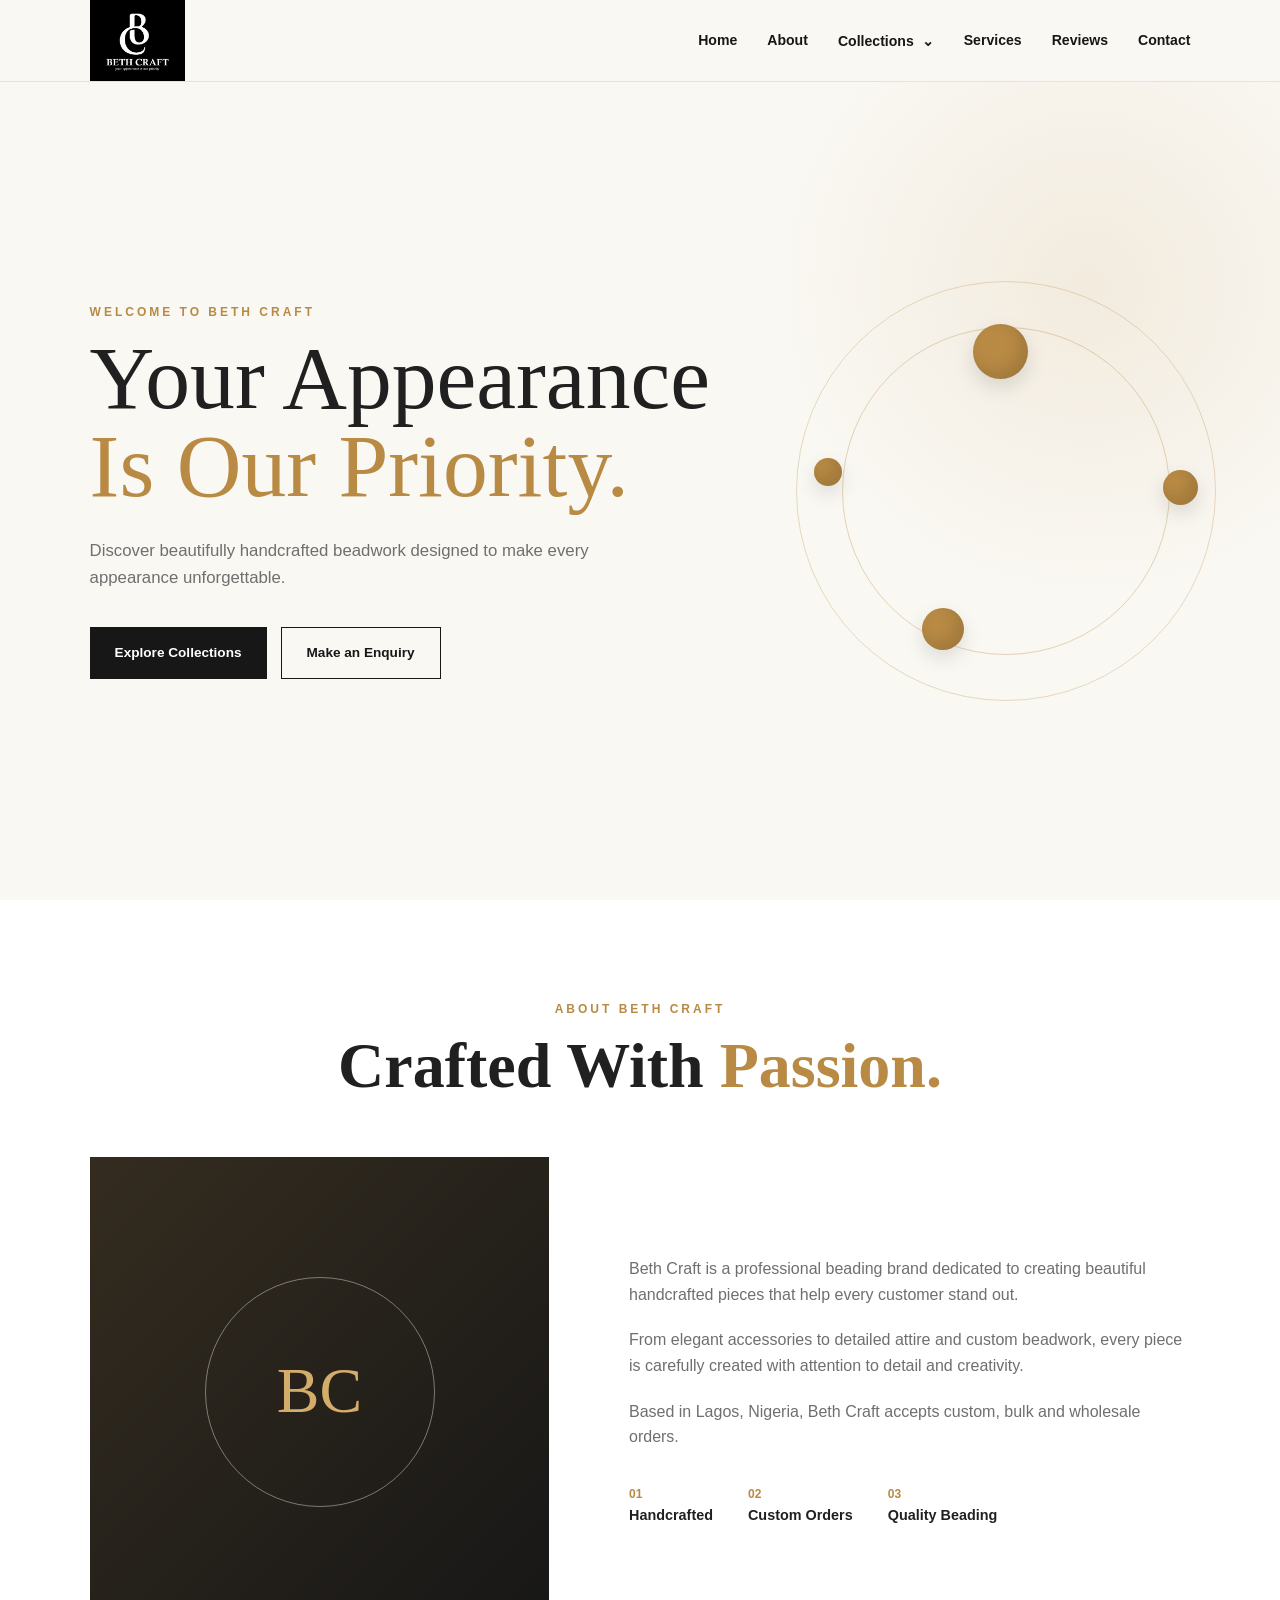
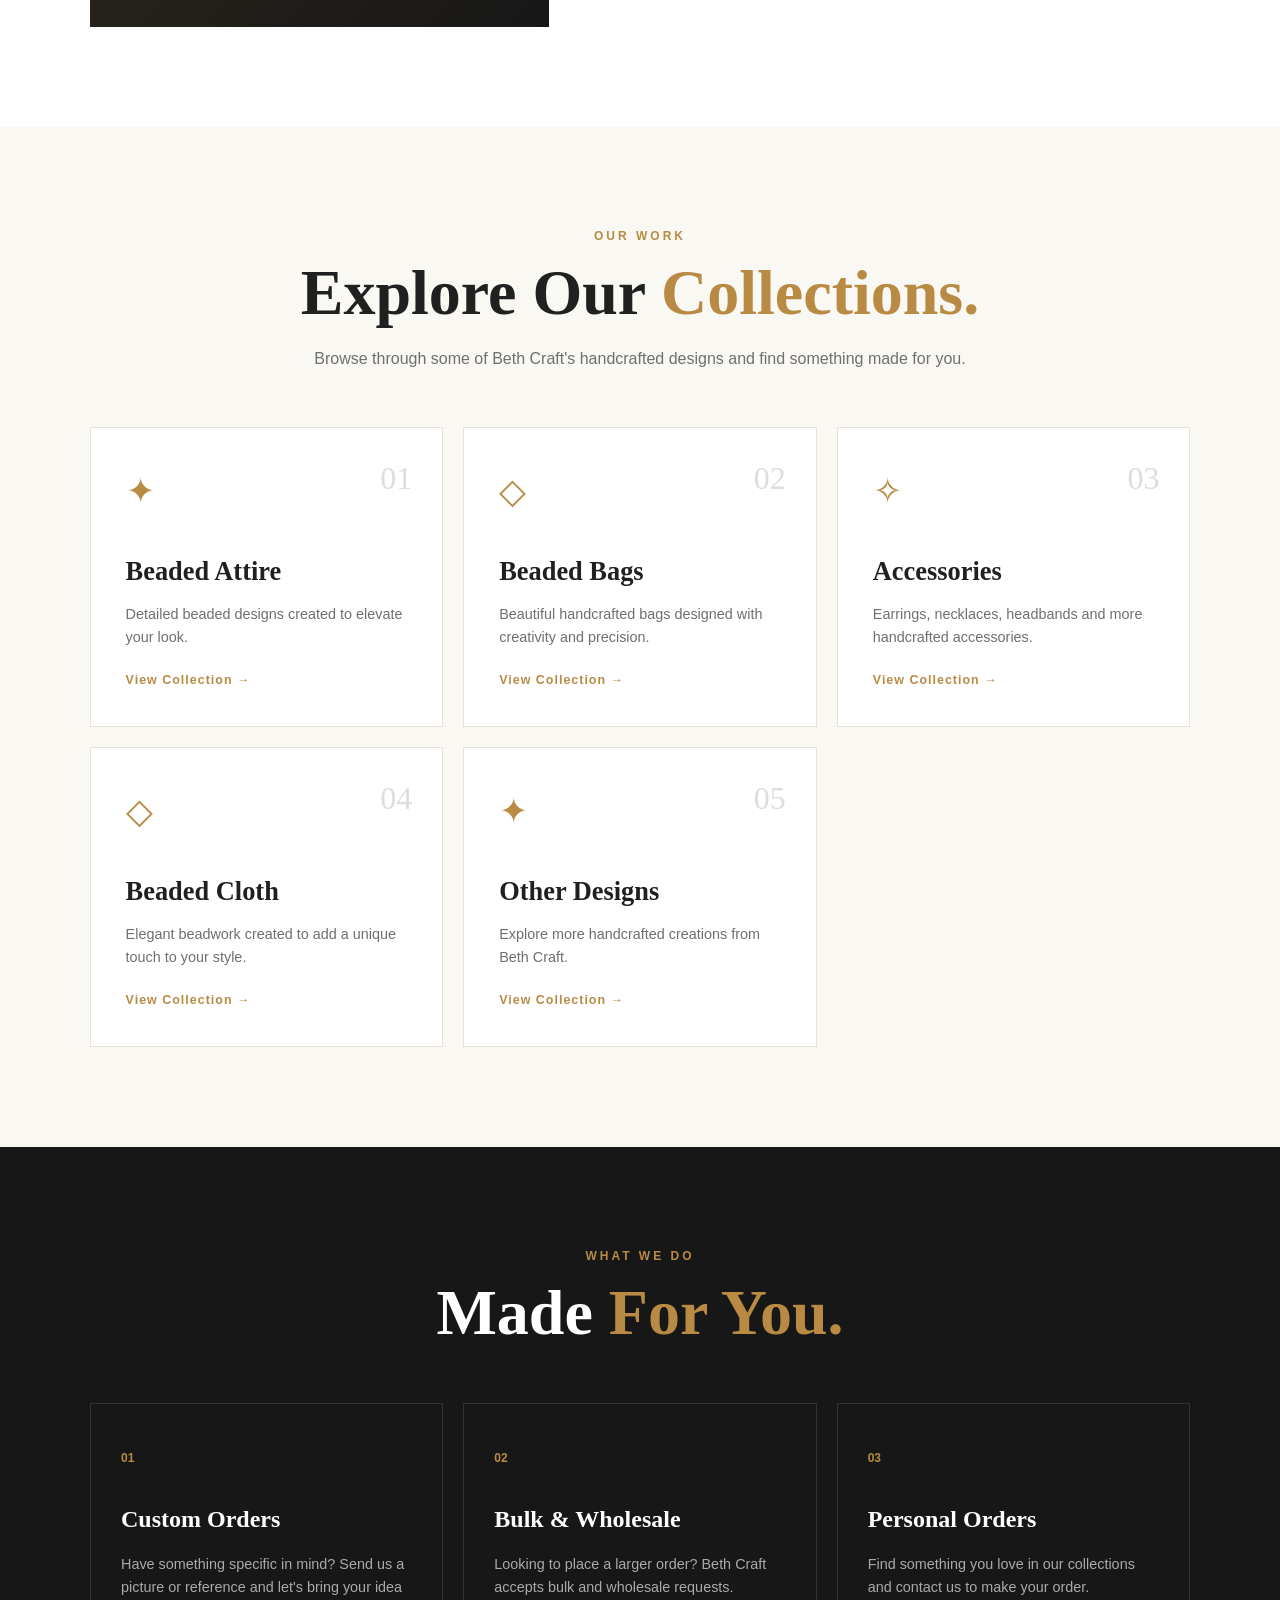
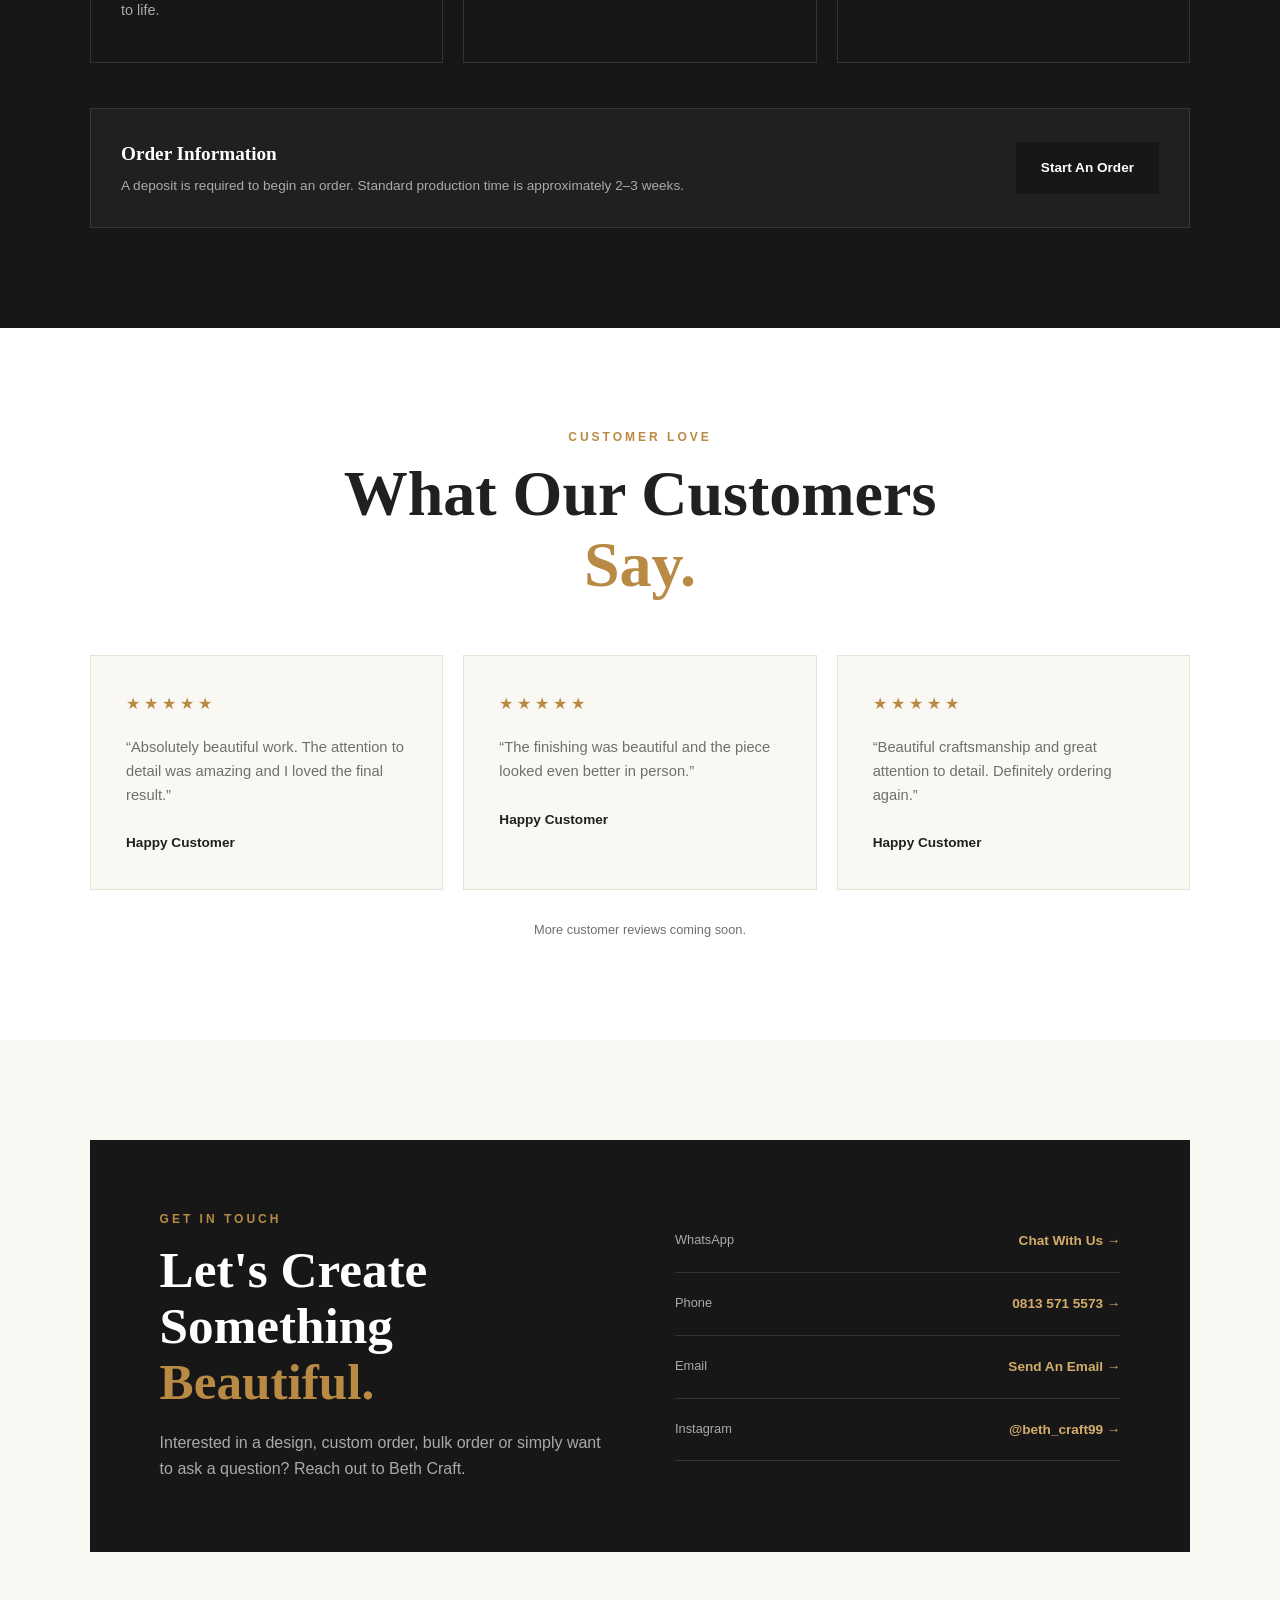
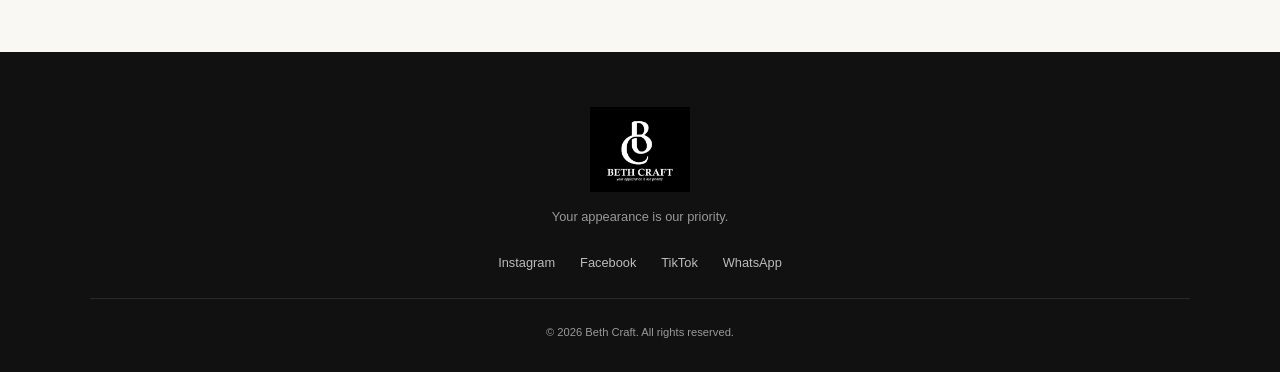
<file: index.html>
<!DOCTYPE html>
<html lang="en">
<head>
    <meta charset="UTF-8">
    <meta name="viewport" content="width=device-width, initial-scale=1.0">

    <title>Beth Craft | Professional Beading</title>

    <meta name="description" content="Beth Craft — Professional handcrafted beading, custom designs, accessories and attire. Your appearance is our priority.">

    <link rel="stylesheet" href="style.css">
</head>

<body>

    <!-- ================= NAVIGATION ================= -->

    <header class="navbar">

        <a href="index.html" class="logo">
            <img src="images/logo.png" alt="Beth Craft Logo">
        </a>

        <nav class="nav-links" id="navLinks">
            <a href="#home">Home</a>
            <a href="#about">About</a>

            <div class="dropdown">
                <button class="dropdown-btn">
                    Collections <span>⌄</span>
                </button>

                <div class="dropdown-menu">
                    <a href="attire.html">Beaded Attire</a>
                    <a href="bags.html">Beaded Bags</a>
                    <a href="accessories.html">Accessories</a>
                    <a href="cloth.html">Beaded Cloth</a>
                    <a href="others.html">Other Designs</a>
                </div>
            </div>

            <a href="#services">Services</a>
            <a href="#reviews">Reviews</a>
            <a href="#contact">Contact</a>
        </nav>

        <button class="menu-btn" id="menuBtn" aria-label="Open menu">
            ☰
        </button>

    </header>


    <!-- ================= HERO ================= -->

    <main>

        <section class="hero" id="home">

            <div class="hero-content">

                <p class="eyebrow">WELCOME TO BETH CRAFT</p>

                <h1>
                    Your Appearance<br>
                    <span>Is Our Priority.</span>
                </h1>

                <p class="hero-text">
                    Discover beautifully handcrafted beadwork designed
                    to make every appearance unforgettable.
                </p>

                <div class="hero-buttons">
                    <a href="#collections" class="btn primary-btn">
                        Explore Collections
                    </a>

                    <a href="https://wa.me/message/X3CNDV6KGJWSG1"
                       class="btn secondary-btn"
                       target="_blank">
                        Make an Enquiry
                    </a>
                </div>

            </div>

            <div class="hero-decoration">
                <div class="bead bead-one"></div>
                <div class="bead bead-two"></div>
                <div class="bead bead-three"></div>
                <div class="bead bead-four"></div>
            </div>

        </section>


        <!-- ================= ABOUT ================= -->

        <section class="about section" id="about">

            <div class="section-heading">
                <p class="eyebrow">ABOUT BETH CRAFT</p>

                <h2>
                    Crafted With <span>Passion.</span>
                </h2>
            </div>

                <div class="about-grid">

                <div class="about-image">
                    <div class="about-placeholder">
                        <span>BC</span>
                    </div>
                </div>

                <div class="about-content">

                    <p>
                        Beth Craft is a professional beading brand dedicated
                        to creating beautiful handcrafted pieces that help
                        every customer stand out.
                    </p>

                    <p>
                        From elegant accessories to detailed attire and
                        custom beadwork, every piece is carefully created
                        with attention to detail and creativity.
                    </p>

                    <p>
                        Based in Lagos, Nigeria, Beth Craft accepts custom,
                        bulk and wholesale orders.
                    </p>

                    <div class="about-features">

                        <div>
                            <strong>01</strong>
                            <span>Handcrafted</span>
                        </div>

                        <div>
                            <strong>02</strong>
                            <span>Custom Orders</span>
                        </div>

                        <div>
                            <strong>03</strong>
                            <span>Quality Beading</span>
                        </div>

                    </div>

                </div>

            </div>

        </section>


        <!-- ================= COLLECTIONS ================= -->

        <section class="collections section" id="collections">

            <div class="section-heading">

                <p class="eyebrow">OUR WORK</p>

                <h2>
                    Explore Our <span>Collections.</span>
                </h2>

                <p>
                    Browse through some of Beth Craft's handcrafted
                    designs and find something made for you.
                </p>

            </div>


            <div class="collection-grid">

                <!-- ATTIRE -->

                <a href="attire.html" class="collection-card">

                    <div class="collection-number">01</div>

                    <div class="collection-icon">✦</div>

                    <h3>Beaded Attire</h3>

                    <p>
                        Detailed beaded designs created to elevate
                        your look.
                    </p>

                    <span class="view-link">
                        View Collection →
                    </span>

                </a>


                <!-- BAGS -->

                <a href="bags.html" class="collection-card">

                    <div class="collection-number">02</div>

                    <div class="collection-icon">◇</div>

                    <h3>Beaded Bags</h3>

                    <p>
                        Beautiful handcrafted bags designed with
                        creativity and precision.
                    </p>

                    <span class="view-link">
                        View Collection →
                    </span>

                </a>


                <!-- ACCESSORIES -->

                <a href="accessories.html" class="collection-card">

                    <div class="collection-number">03</div>

                    <div class="collection-icon">✧</div>

                    <h3>Accessories</h3>

                    <p>
                        Earrings, necklaces, headbands and more
                        handcrafted accessories.
                    </p>

                    <span class="view-link">
                        View Collection →
                    </span>

                </a>


                <!-- CLOTH -->

                <a href="cloth.html" class="collection-card">

                    <div class="collection-number">04</div>

                    <div class="collection-icon">◇</div>

                    <h3>Beaded Cloth</h3>

                    <p>
                        Elegant beadwork created to add a unique
                        touch to your style.
                    </p>

                    <span class="view-link">
                        View Collection →
                    </span>

                </a>


                <!-- OTHERS -->

                <a href="others.html" class="collection-card">

                    <div class="collection-number">05</div>

                    <div class="collection-icon">✦</div>

                    <h3>Other Designs</h3>

                    <p>
                        Explore more handcrafted creations from
                        Beth Craft.
                    </p>

                    <span class="view-link">
                        View Collection →
                    </span>

                </a>

            </div>

        </section>


        <!-- ================= SERVICES ================= -->

        <section class="services section" id="services">

            <div class="section-heading">

                <p class="eyebrow">WHAT WE DO</p>

                <h2>
                    Made <span>For You.</span>
                </h2>

            </div>


            <div class="services-grid">

                <div class="service-card">

                    <span class="service-number">01</span>

                    <h3>Custom Orders</h3>

                    <p>
                        Have something specific in mind?
                        Send us a picture or reference and
                        let's bring your idea to life.
                    </p>

                </div>


                <div class="service-card">

                    <span class="service-number">02</span>

                    <h3>Bulk & Wholesale</h3>

                    <p>
                        Looking to place a larger order?
                        Beth Craft accepts bulk and wholesale
                        requests.
                    </p>

                </div>


                <div class="service-card">

                    <span class="service-number">03</span>

                    <h3>Personal Orders</h3>

                    <p>
                        Find something you love in our collections
                        and contact us to make your order.
                    </p>

                </div>

            </div>


            <div class="order-note">

                <div>
                    <strong>Order Information</strong>

                    <p>
                        A deposit is required to begin an order.
                        Standard production time is approximately
                        2–3 weeks.
                    </p>
                </div>

                <a href="https://wa.me/message/X3CNDV6KGJWSG1"
                   target="_blank"
                   class="btn primary-btn">
                    Start An Order
                </a>

            </div>

        </section>


        <!-- ================= REVIEWS ================= -->

        <section class="reviews section" id="reviews">

            <div class="section-heading">

                <p class="eyebrow">CUSTOMER LOVE</p>

                <h2>
                    What Our Customers <span>Say.</span>
                </h2>

            </div>


            <div class="reviews-grid">

                <article class="review-card">

                    <div class="stars">★★★★★</div>

                    <p>
                        “Absolutely beautiful work. The attention
                        to detail was amazing and I loved the final
                        result.”
                    </p>

                    <h4>Happy Customer</h4>

                </article>


                <article class="review-card">

                    <div class="stars">★★★★★</div>

                    <p>
                        “The finishing was beautiful and the piece
                        looked even better in person.”
                    </p>

                    <h4>Happy Customer</h4>

                </article>


                <article class="review-card">

                    <div class="stars">★★★★★</div>

                    <p>
                        “Beautiful craftsmanship and great attention
                        to detail. Definitely ordering again.”
                    </p>

                    <h4>Happy Customer</h4>

                </article>

            </div>

            <p class="review-note">
                More customer reviews coming soon.
            </p>

        </section>


        <!-- ================= CONTACT ================= -->

        <section class="contact section" id="contact">

            <div class="contact-box">

                <div class="contact-content">

                    <p class="eyebrow">GET IN TOUCH</p>

                    <h2>
                        Let's Create Something <span>Beautiful.</span>
                    </h2>

                    <p>
                        Interested in a design, custom order,
                        bulk order or simply want to ask a question?
                        Reach out to Beth Craft.
                    </p>

                </div>


                <div class="contact-links">

                    <a href="https://wa.me/message/X3CNDV6KGJWSG1"
                       target="_blank"
                       class="contact-link">

                        <span>WhatsApp</span>
                        <strong>Chat With Us →</strong>

                    </a>


                    <a href="tel:+2348135715573"
                       class="contact-link">

                        <span>Phone</span>
                        <strong>0813 571 5573 →</strong>

                    </a>


                    <a href="mailto:damolalizzy@gmail.com"
                       class="contact-link">

                        <span>Email</span>
                        <strong>Send An Email →</strong>

                    </a>


                    <a href="https://www.instagram.com/beth_craft99/"
                       target="_blank"
                       class="contact-link">

                        <span>Instagram</span>
                        <strong>@beth_craft99 →</strong>

                    </a>

                </div>

            </div>

        </section>

    </main>


    <!-- ================= FOOTER ================= -->

    <footer class="footer">

        <div class="footer-logo">
            <img src="images/logo.png" alt="Beth Craft Logo">
        </div>

        <p>
            Your appearance is our priority.
        </p>

        <div class="footer-socials">

            <a href="https://www.instagram.com/beth_craft99/"
               target="_blank">
                Instagram
            </a>

            <a href="https://www.facebook.com/"
               target="_blank">
                Facebook
            </a>

            <a href="https://vm.tiktok.com/ZS9huNPwNGnDX-ockGy/"
               target="_blank">
                TikTok
            </a>

            <a href="https://wa.me/message/X3CNDV6KGJWSG1"
               target="_blank">
                WhatsApp
            </a>

        </div>

        <p class="copyright">
            © 2026 Beth Craft. All rights reserved.
        </p>

    </footer>


    <script src="script.js"></script>

</body>
</html>
</file>
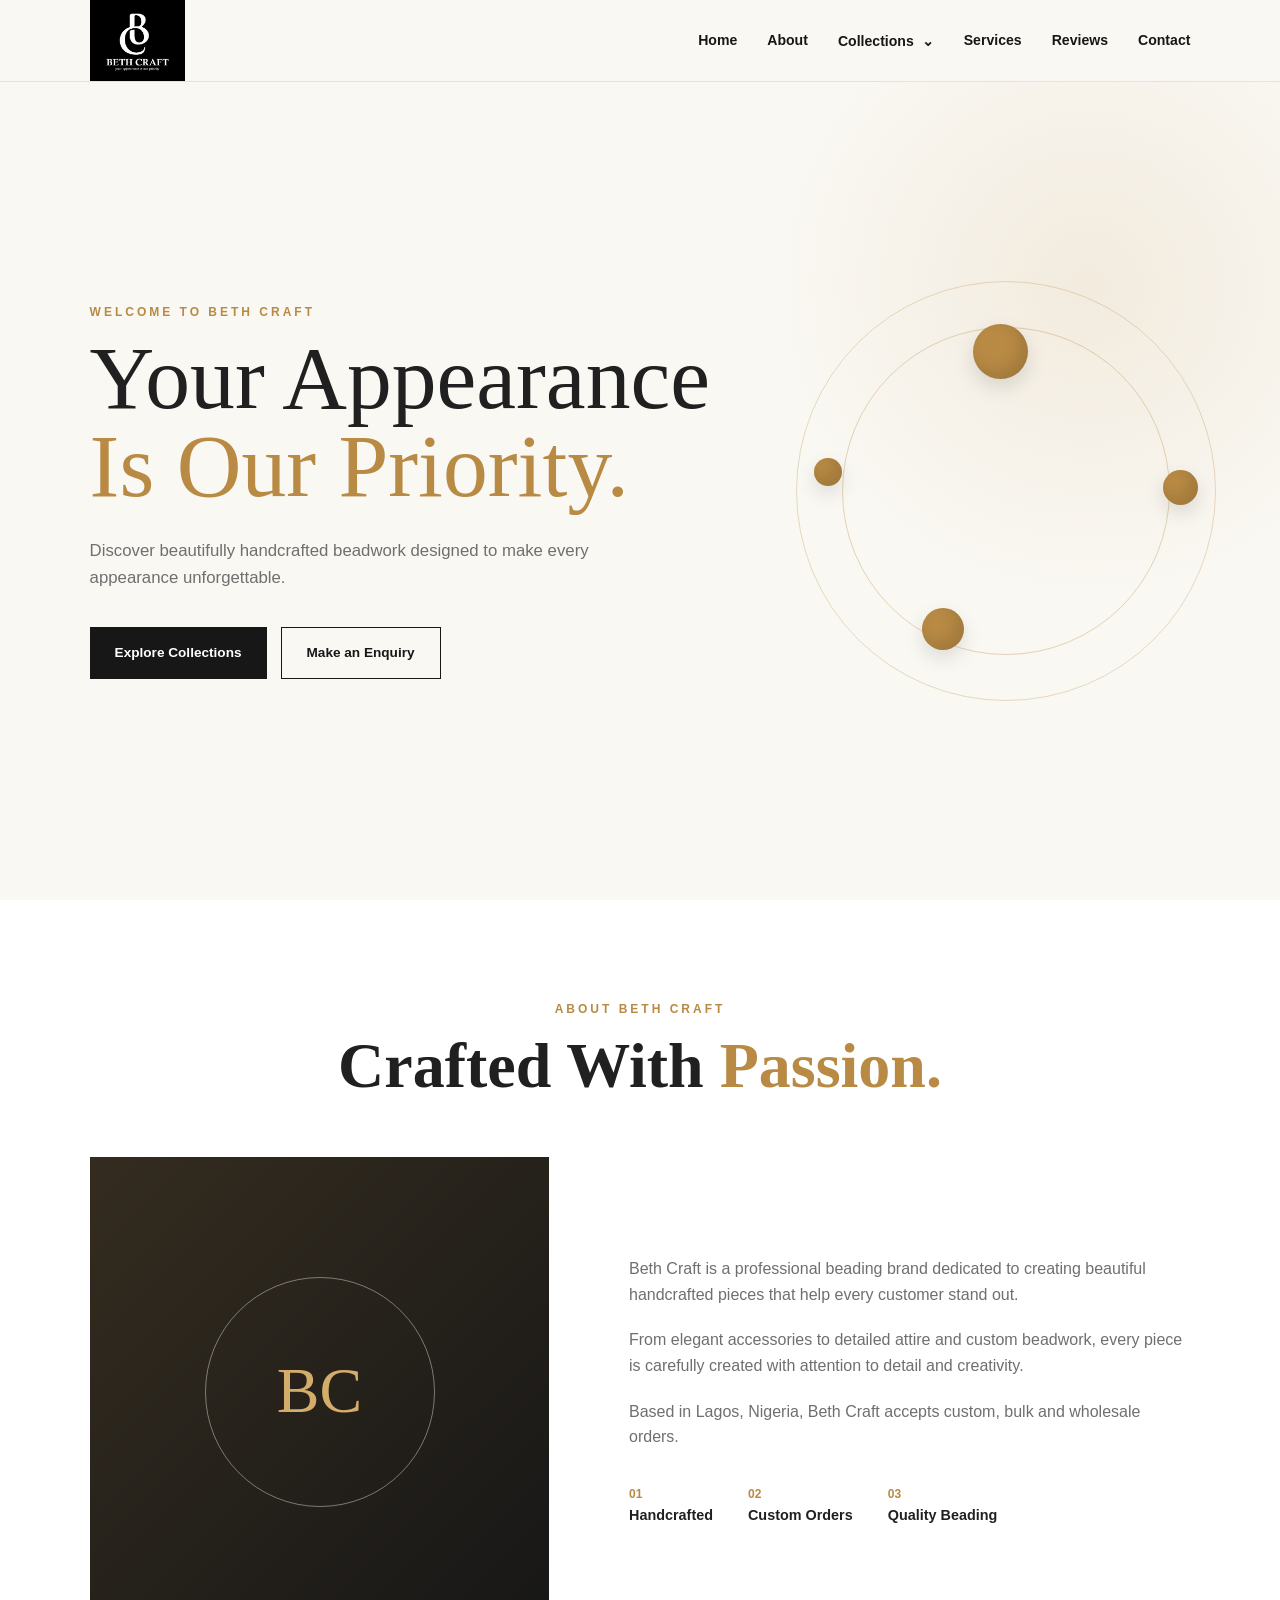
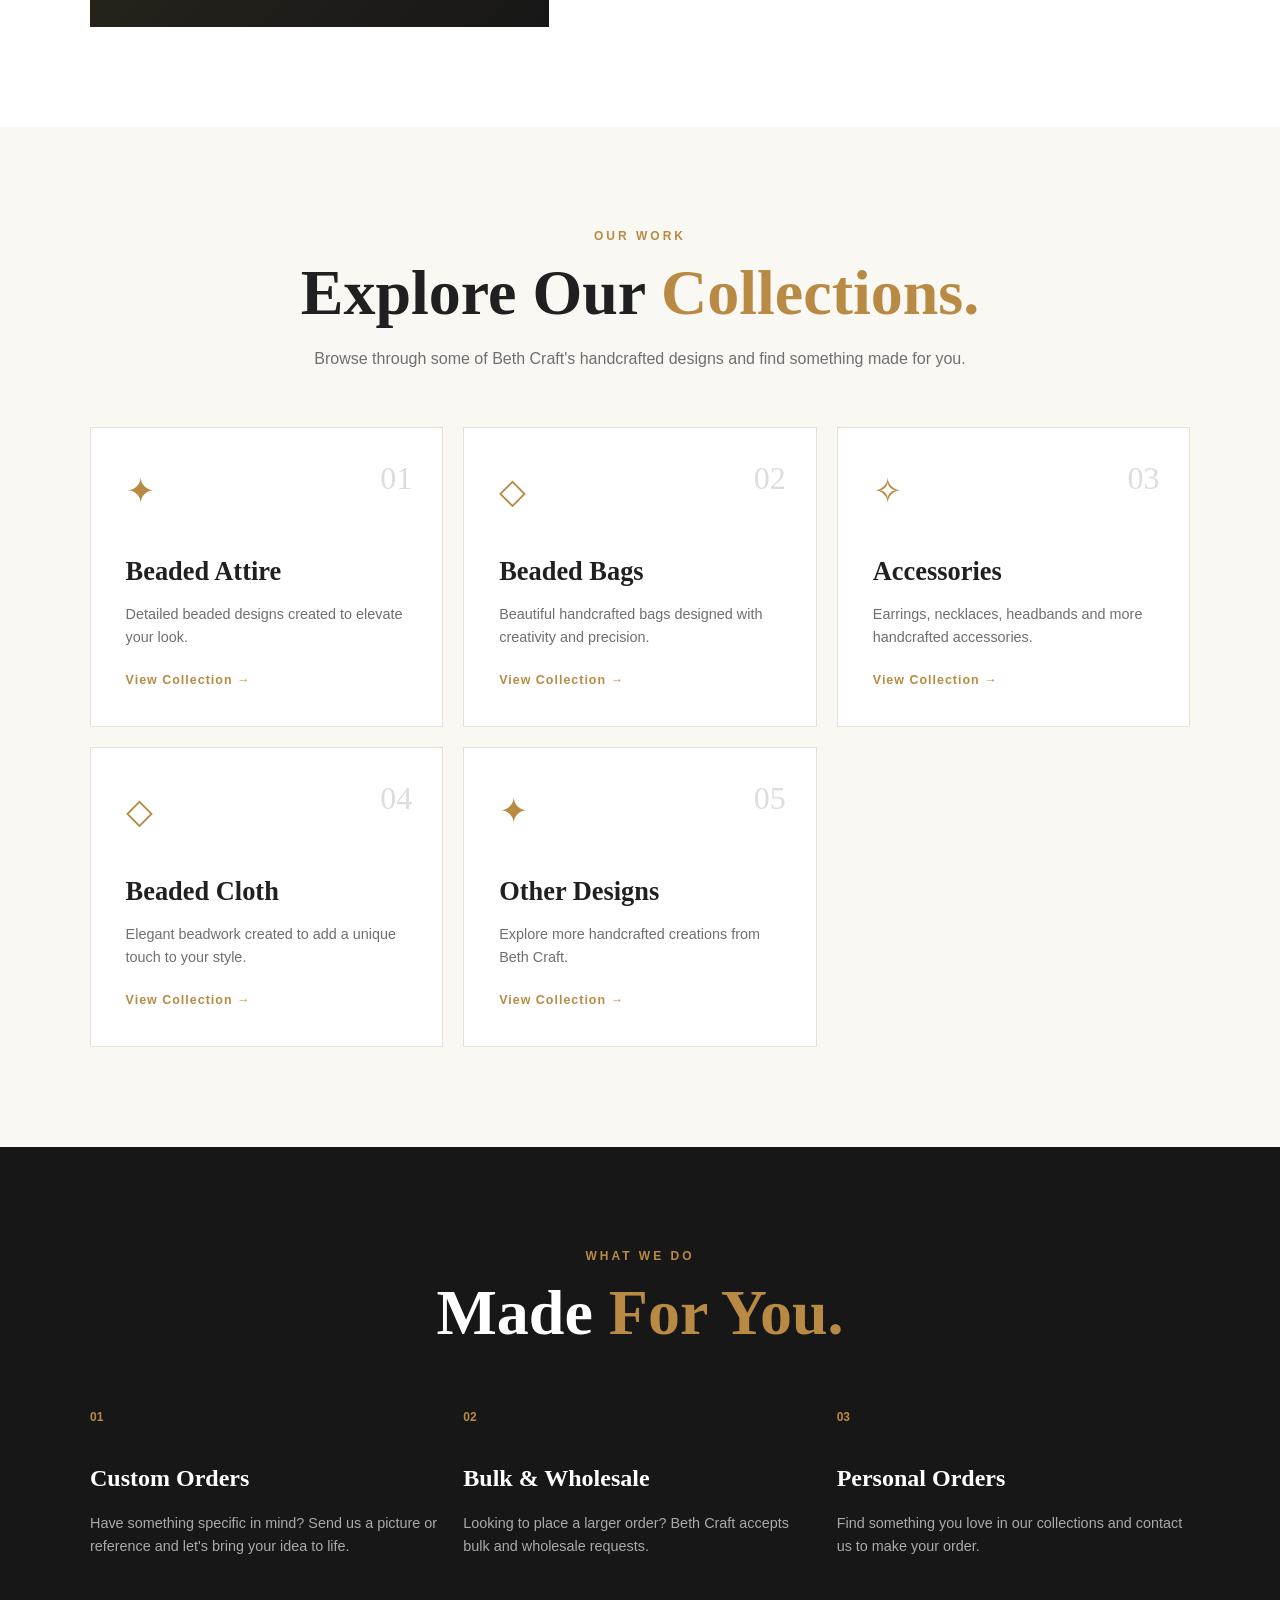
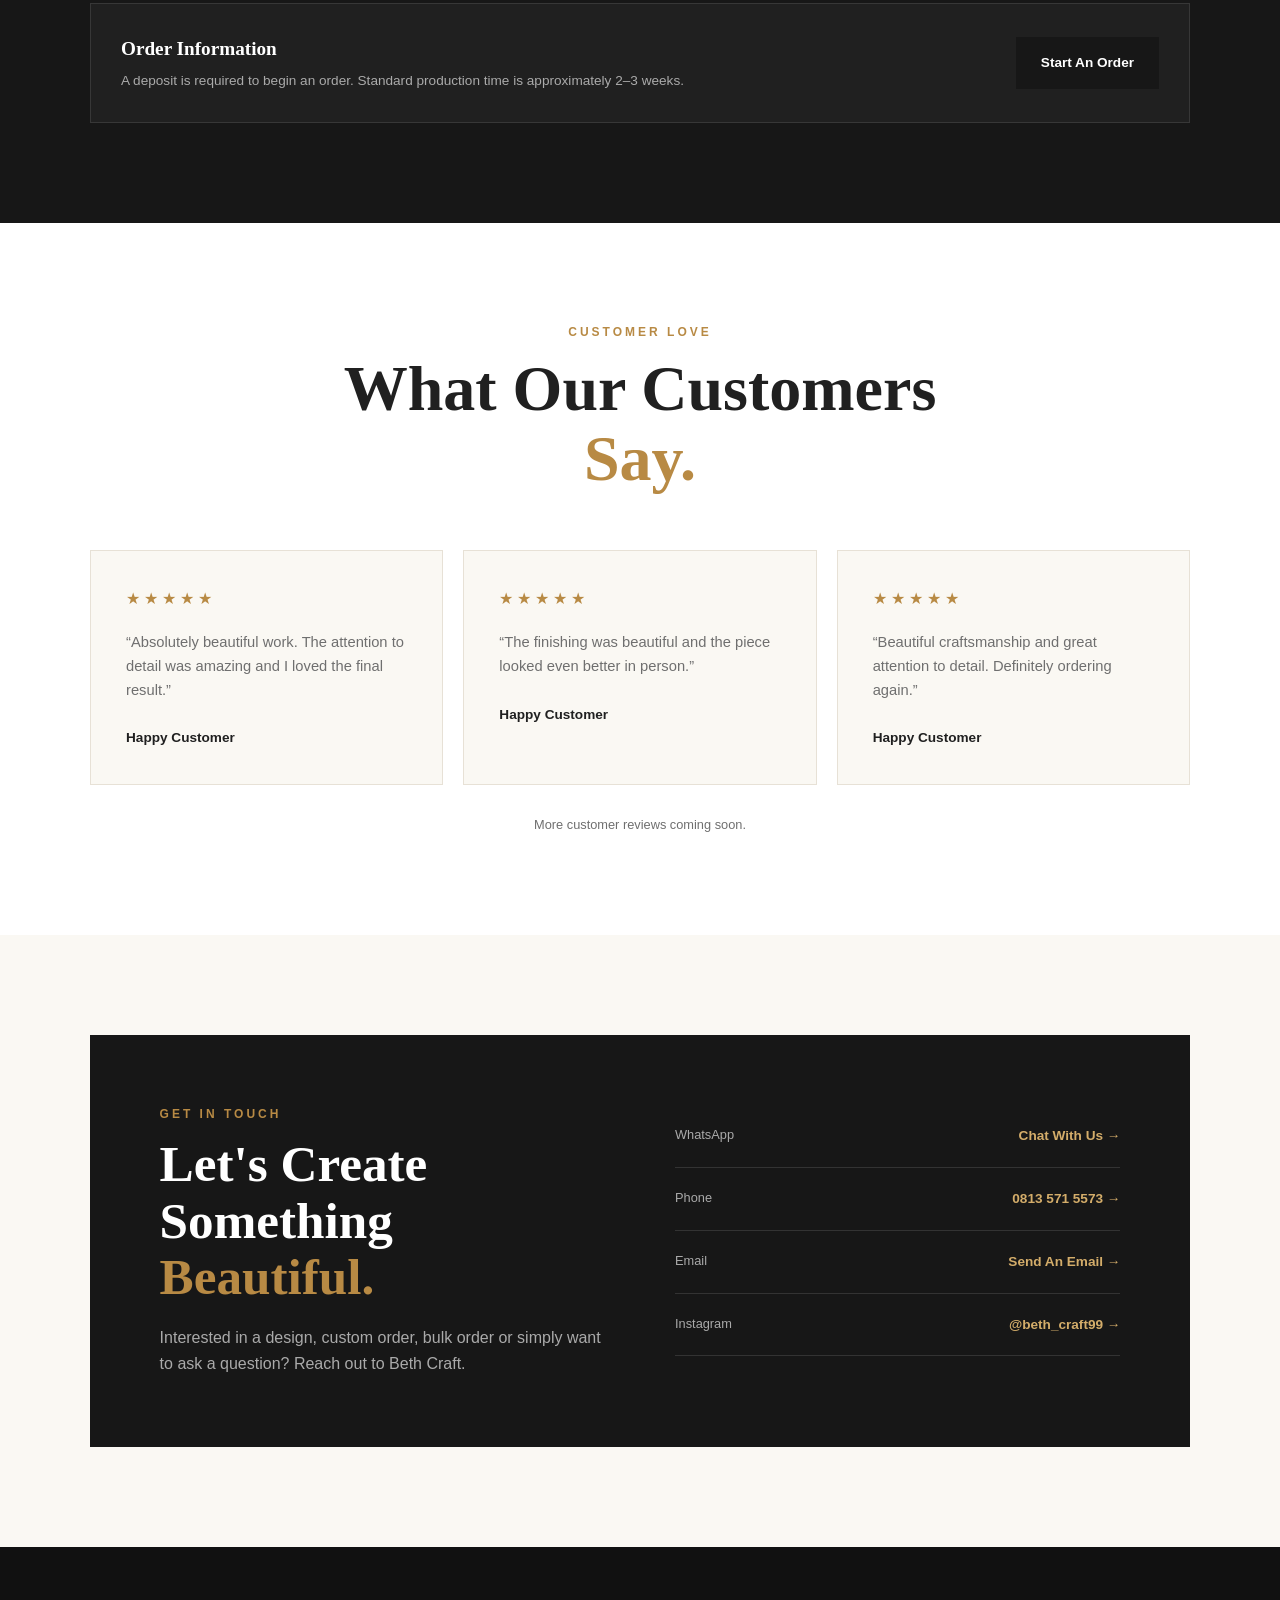
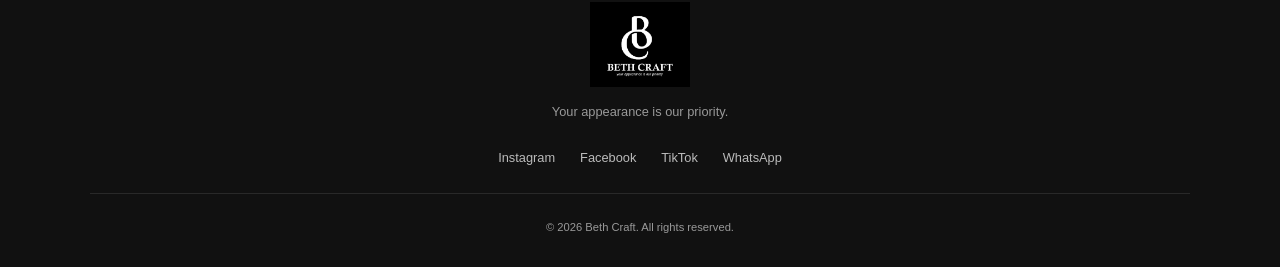
<file: Beth-craft-main/index.html>
<!DOCTYPE html>
<html lang="en">
<head>
    <meta charset="UTF-8">
    <meta name="viewport" content="width=device-width, initial-scale=1.0">

    <title>Beth Craft | Professional Beading</title>

    <meta name="description" content="Beth Craft — Professional handcrafted beading, custom designs, accessories and attire. Your appearance is our priority.">

    <!-- FAVICON -->
    <link rel="icon" type="image/png" href="images/logo.png">
    <link rel="apple-touch-icon" href="images/logo.png">

    <!-- THEME COLOR (mobile browser bar) -->
    <meta name="theme-color" content="#b88a44">

    <!-- OPEN GRAPH (WhatsApp, Facebook, LinkedIn previews) -->
    <meta property="og:type" content="website">
    <meta property="og:title" content="Beth Craft | Professional Beading">
    <meta property="og:description" content="Handcrafted beaded attire, bags, accessories and more. Your appearance is our priority.">
    <meta property="og:image" content="images/logo.png">
    <meta property="og:url" content="https://bethcraft.com/">

    <!-- TWITTER / X CARD -->
    <meta name="twitter:card" content="summary_large_image">
    <meta name="twitter:title" content="Beth Craft | Professional Beading">
    <meta name="twitter:description" content="Handcrafted beaded attire, bags, accessories and more.">
    <meta name="twitter:image" content="images/logo.png">

    <link rel="stylesheet" href="style.css">
</head>

<body>

    <!-- ================= NAVIGATION ================= -->

    <header class="navbar">

        <a href="index.html" class="logo">
            <img src="images/logo.png" alt="Beth Craft Logo">
        </a>

        <nav class="nav-links" id="navLinks">
            <a href="#home">Home</a>
            <a href="#about">About</a>

            <div class="dropdown">
                <button class="dropdown-btn">
                    Collections <span>⌄</span>
                </button>

                <div class="dropdown-menu">
                    <a href="attire.html">Beaded Attire</a>
                    <a href="bags.html">Beaded Bags</a>
                    <a href="accessories.html">Accessories</a>
                    <a href="cloth.html">Beaded Cloth</a>
                    <a href="others.html">Other Designs</a>
                </div>
            </div>

            <a href="#services">Services</a>
            <a href="#reviews">Reviews</a>
            <a href="#contact">Contact</a>
        </nav>

        <button class="menu-btn" id="menuBtn" aria-label="Open menu">
            ☰
        </button>

    </header>


    <!-- ================= HERO ================= -->

    <main>

        <section class="hero" id="home">

            <div class="hero-content">

                <p class="eyebrow">WELCOME TO BETH CRAFT</p>

                <h1>
                    Your Appearance<br>
                    <span>Is Our Priority.</span>
                </h1>

                <p class="hero-text">
                    Discover beautifully handcrafted beadwork designed
                    to make every appearance unforgettable.
                </p>

                <div class="hero-buttons">
                    <a href="#collections" class="btn primary-btn">
                        Explore Collections
                    </a>

                    <a href="https://wa.me/message/X3CNDV6KGJWSG1"
                       class="btn secondary-btn"
                       target="_blank"
                       rel="noopener">
                        Make an Enquiry
                    </a>
                </div>

            </div>

            <div class="hero-decoration">
                <div class="bead bead-one"></div>
                <div class="bead bead-two"></div>
                <div class="bead bead-three"></div>
                <div class="bead bead-four"></div>
            </div>

        </section>


        <!-- ================= ABOUT ================= -->

        <section class="about section" id="about">

            <div class="section-heading">
                <p class="eyebrow">ABOUT BETH CRAFT</p>

                <h2>
                    Crafted With <span>Passion.</span>
                </h2>
            </div>

            <div class="about-grid">

                <div class="about-image">
                    <div class="about-placeholder">
                        <span>BC</span>
                    </div>
                </div>

                <div class="about-content">

                    <p>
                        Beth Craft is a professional beading brand dedicated
                        to creating beautiful handcrafted pieces that help
                        every customer stand out.
                    </p>

                    <p>
                        From elegant accessories to detailed attire and
                        custom beadwork, every piece is carefully created
                        with attention to detail and creativity.
                    </p>

                    <p>
                        Based in Lagos, Nigeria, Beth Craft accepts custom,
                        bulk and wholesale orders.
                    </p>

                    <div class="about-features">

                        <div>
                            <strong>01</strong>
                            <span>Handcrafted</span>
                        </div>

                        <div>
                            <strong>02</strong>
                            <span>Custom Orders</span>
                        </div>

                        <div>
                            <strong>03</strong>
                            <span>Quality Beading</span>
                        </div>

                    </div>

                </div>

            </div>

        </section>


        <!-- ================= COLLECTIONS ================= -->

        <section class="collections section" id="collections">

            <div class="section-heading">

                <p class="eyebrow">OUR WORK</p>

                <h2>
                    Explore Our <span>Collections.</span>
                </h2>

                <p>
                    Browse through some of Beth Craft's handcrafted
                    designs and find something made for you.
                </p>

            </div>


            <div class="collection-grid">

                <!-- ATTIRE -->

                <a href="attire.html" class="collection-card">

                    <div class="collection-number">01</div>

                    <div class="collection-icon">✦</div>

                    <h3>Beaded Attire</h3>

                    <p>
                        Detailed beaded designs created to elevate
                        your look.
                    </p>

                    <span class="view-link">
                        View Collection →
                    </span>

                </a>


                <!-- BAGS -->

                <a href="bags.html" class="collection-card">

                    <div class="collection-number">02</div>

                    <div class="collection-icon">◇</div>

                    <h3>Beaded Bags</h3>

                    <p>
                        Beautiful handcrafted bags designed with
                        creativity and precision.
                    </p>

                    <span class="view-link">
                        View Collection →
                    </span>

                </a>


                <!-- ACCESSORIES -->

                <a href="accessories.html" class="collection-card">

                    <div class="collection-number">03</div>

                    <div class="collection-icon">✧</div>

                    <h3>Accessories</h3>

                    <p>
                        Earrings, necklaces, headbands and more
                        handcrafted accessories.
                    </p>

                    <span class="view-link">
                        View Collection →
                    </span>

                </a>


                <!-- CLOTH -->

                <a href="cloth.html" class="collection-card">

                    <div class="collection-number">04</div>

                    <div class="collection-icon">◇</div>

                    <h3>Beaded Cloth</h3>

                    <p>
                        Elegant beadwork created to add a unique
                        touch to your style.
                    </p>

                    <span class="view-link">
                        View Collection →
                    </span>

                </a>


                <!-- OTHERS -->

                <a href="others.html" class="collection-card">

                    <div class="collection-number">05</div>

                    <div class="collection-icon">✦</div>

                    <h3>Other Designs</h3>

                    <p>
                        Explore more handcrafted creations from
                        Beth Craft.
                    </p>

                    <span class="view-link">
                        View Collection →
                    </span>

                </a>

            </div>

        </section>


        <!-- ================= SERVICES ================= -->

        <section class="services section" id="services">

            <div class="section-heading">

                <p class="eyebrow">WHAT WE DO</p>

                <h2>
                    Made <span>For You.</span>
                </h2>

            </div>


            <div class="services-grid">

                <div class="service-card">

                    <span class="service-number">01</span>

                    <h3>Custom Orders</h3>

                    <p>
                        Have something specific in mind?
                        Send us a picture or reference and
                        let's bring your idea to life.
                    </p>

                </div>


                <div class="service-card">

                    <span class="service-number">02</span>

                    <h3>Bulk & Wholesale</h3>

                    <p>
                        Looking to place a larger order?
                        Beth Craft accepts bulk and wholesale
                        requests.
                    </p>

                </div>


                <div class="service-card">

                    <span class="service-number">03</span>

                    <h3>Personal Orders</h3>

                    <p>
                        Find something you love in our collections
                        and contact us to make your order.
                    </p>

                </div>

            </div>


            <div class="order-note">

                <div>
                    <strong>Order Information</strong>

                    <p>
                        A deposit is required to begin an order.
                        Standard production time is approximately
                        2–3 weeks.
                    </p>
                </div>

                <a href="https://wa.me/message/X3CNDV6KGJWSG1"
                   target="_blank"
                   rel="noopener"
                   class="btn primary-btn">
                    Start An Order
                </a>

            </div>

        </section>


        <!-- ================= REVIEWS ================= -->

        <section class="reviews section" id="reviews">

            <div class="section-heading">

                <p class="eyebrow">CUSTOMER LOVE</p>

                <h2>
                    What Our Customers <span>Say.</span>
                </h2>

            </div>


            <div class="reviews-grid">

                <article class="review-card">

                    <div class="stars">★★★★★</div>

                    <p>
                        “Absolutely beautiful work. The attention
                        to detail was amazing and I loved the final
                        result.”
                    </p>

                    <h4>Happy Customer</h4>

                </article>


                <article class="review-card">

                    <div class="stars">★★★★★</div>

                    <p>
                        “The finishing was beautiful and the piece
                        looked even better in person.”
                    </p>

                    <h4>Happy Customer</h4>

                </article>


                <article class="review-card">

                    <div class="stars">★★★★★</div>

                    <p>
                        “Beautiful craftsmanship and great attention
                        to detail. Definitely ordering again.”
                    </p>

                    <h4>Happy Customer</h4>

                </article>

            </div>

            <p class="review-note">
                More customer reviews coming soon.
            </p>

        </section>


        <!-- ================= CONTACT ================= -->

        <section class="contact section" id="contact">

            <div class="contact-box">

                <div class="contact-content">

                    <p class="eyebrow">GET IN TOUCH</p>

                    <h2>
                        Let's Create Something <span>Beautiful.</span>
                    </h2>

                    <p>
                        Interested in a design, custom order,
                        bulk order or simply want to ask a question?
                        Reach out to Beth Craft.
                    </p>

                </div>


                <div class="contact-links">

                    <a href="https://wa.me/message/X3CNDV6KGJWSG1"
                       target="_blank"
                       rel="noopener"
                       class="contact-link">

                        <span>WhatsApp</span>
                        <strong>Chat With Us →</strong>

                    </a>


                    <a href="tel:+2348135715573"
                       class="contact-link">

                        <span>Phone</span>
                        <strong>0813 571 5573 →</strong>

                    </a>


                    <a href="mailto:damolalizzy@gmail.com"
                       class="contact-link">

                        <span>Email</span>
                        <strong>Send An Email →</strong>

                    </a>


                    <a href="https://www.instagram.com/beth_craft99/"
                       target="_blank"
                       rel="noopener"
                       class="contact-link">

                        <span>Instagram</span>
                        <strong>@beth_craft99 →</strong>

                    </a>

                </div>

            </div>

        </section>

    </main>


    <!-- ================= FOOTER ================= -->

    <footer class="footer">

        <div class="footer-logo">
            <img src="images/logo.png" alt="Beth Craft Logo">
        </div>

        <p>
            Your appearance is our priority.
        </p>

        <div class="footer-socials">

            <a href="https://www.instagram.com/beth_craft99/" target="_blank" rel="noopener">Instagram</a>

            <a href="https://www.facebook.com/share/1DihKTNUnb/?mibextid=wwXIfr" target="_blank" rel="noopener">Facebook</a>

            <a href="https://vm.tiktok.com/ZS9huNPwNGnDX-ockGy/" target="_blank" rel="noopener">TikTok</a>

            <a href="https://wa.me/message/X3CNDV6KGJWSG1" target="_blank" rel="noopener">WhatsApp</a>

        </div>

        <p class="copyright">
            © 2026 Beth Craft. All rights reserved.
        </p>

    </footer>


    <script src="script.js"></script>

</body>
</html>
</file>
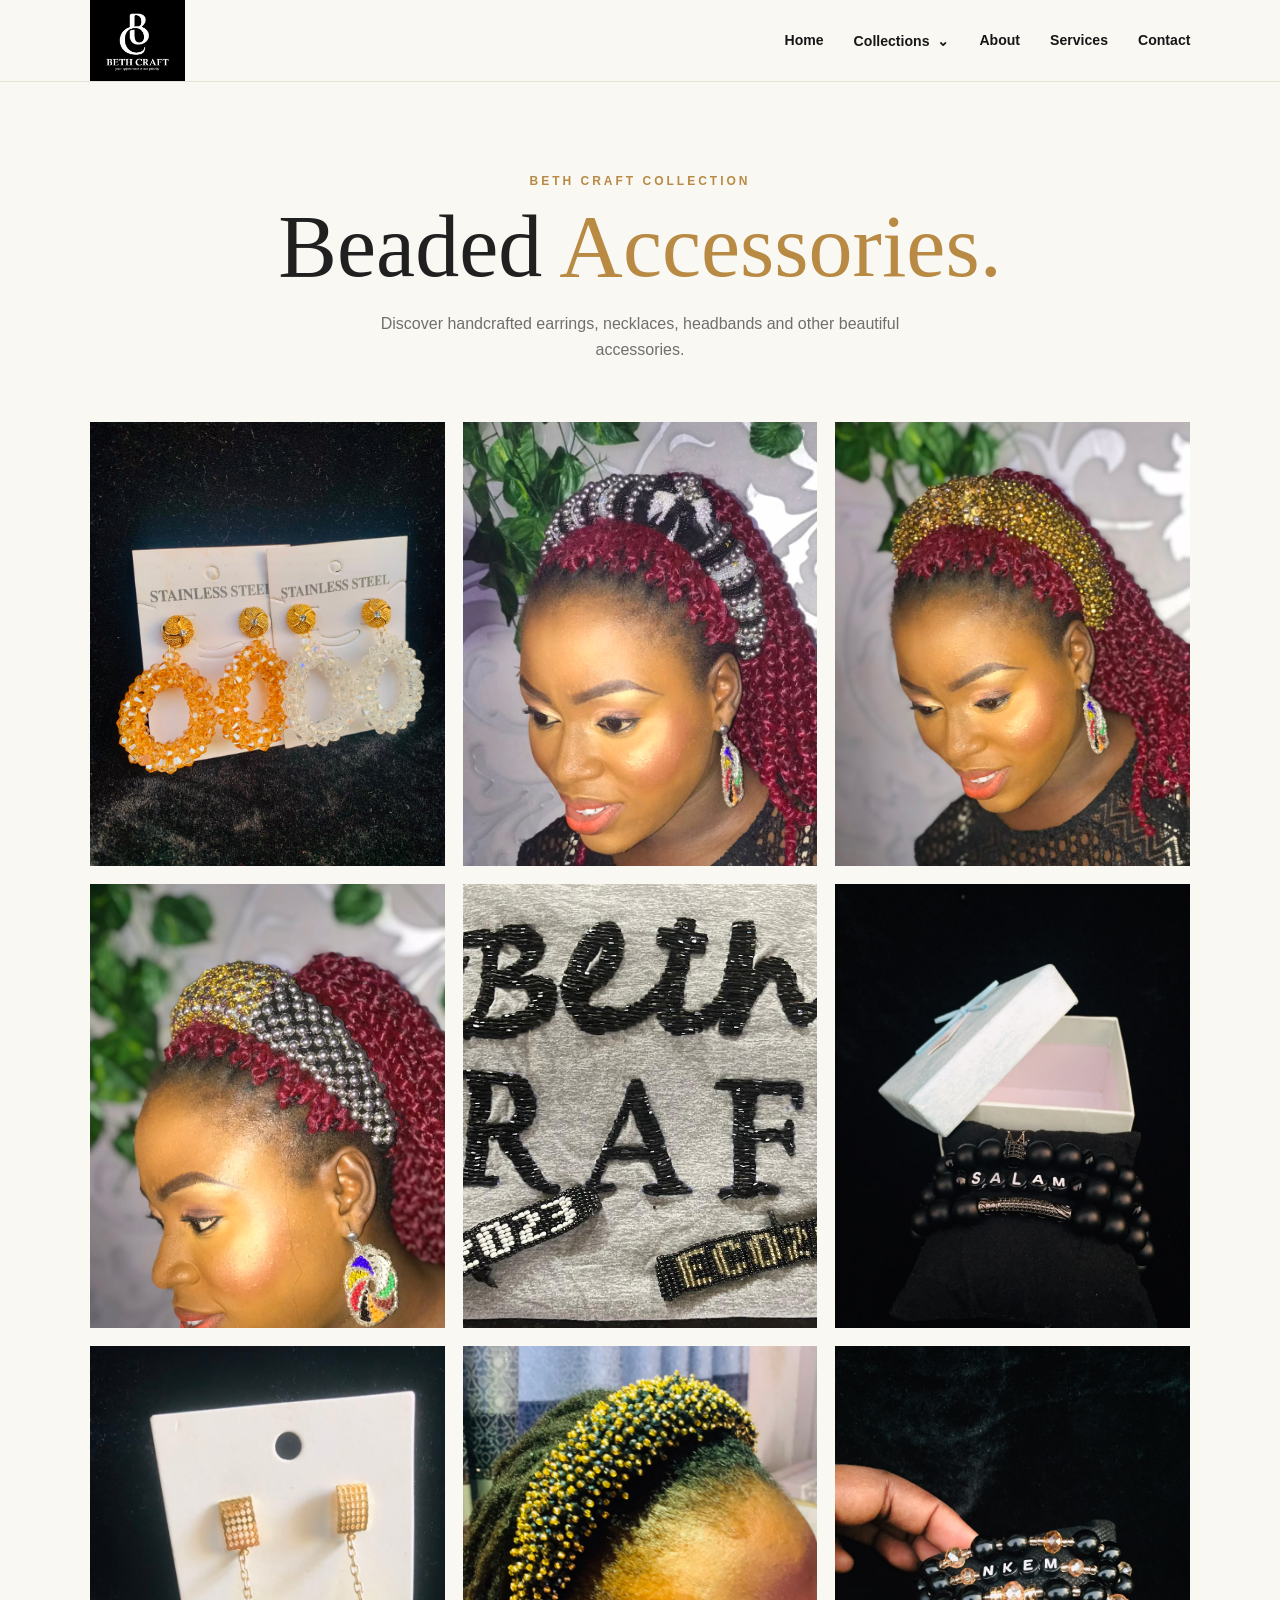
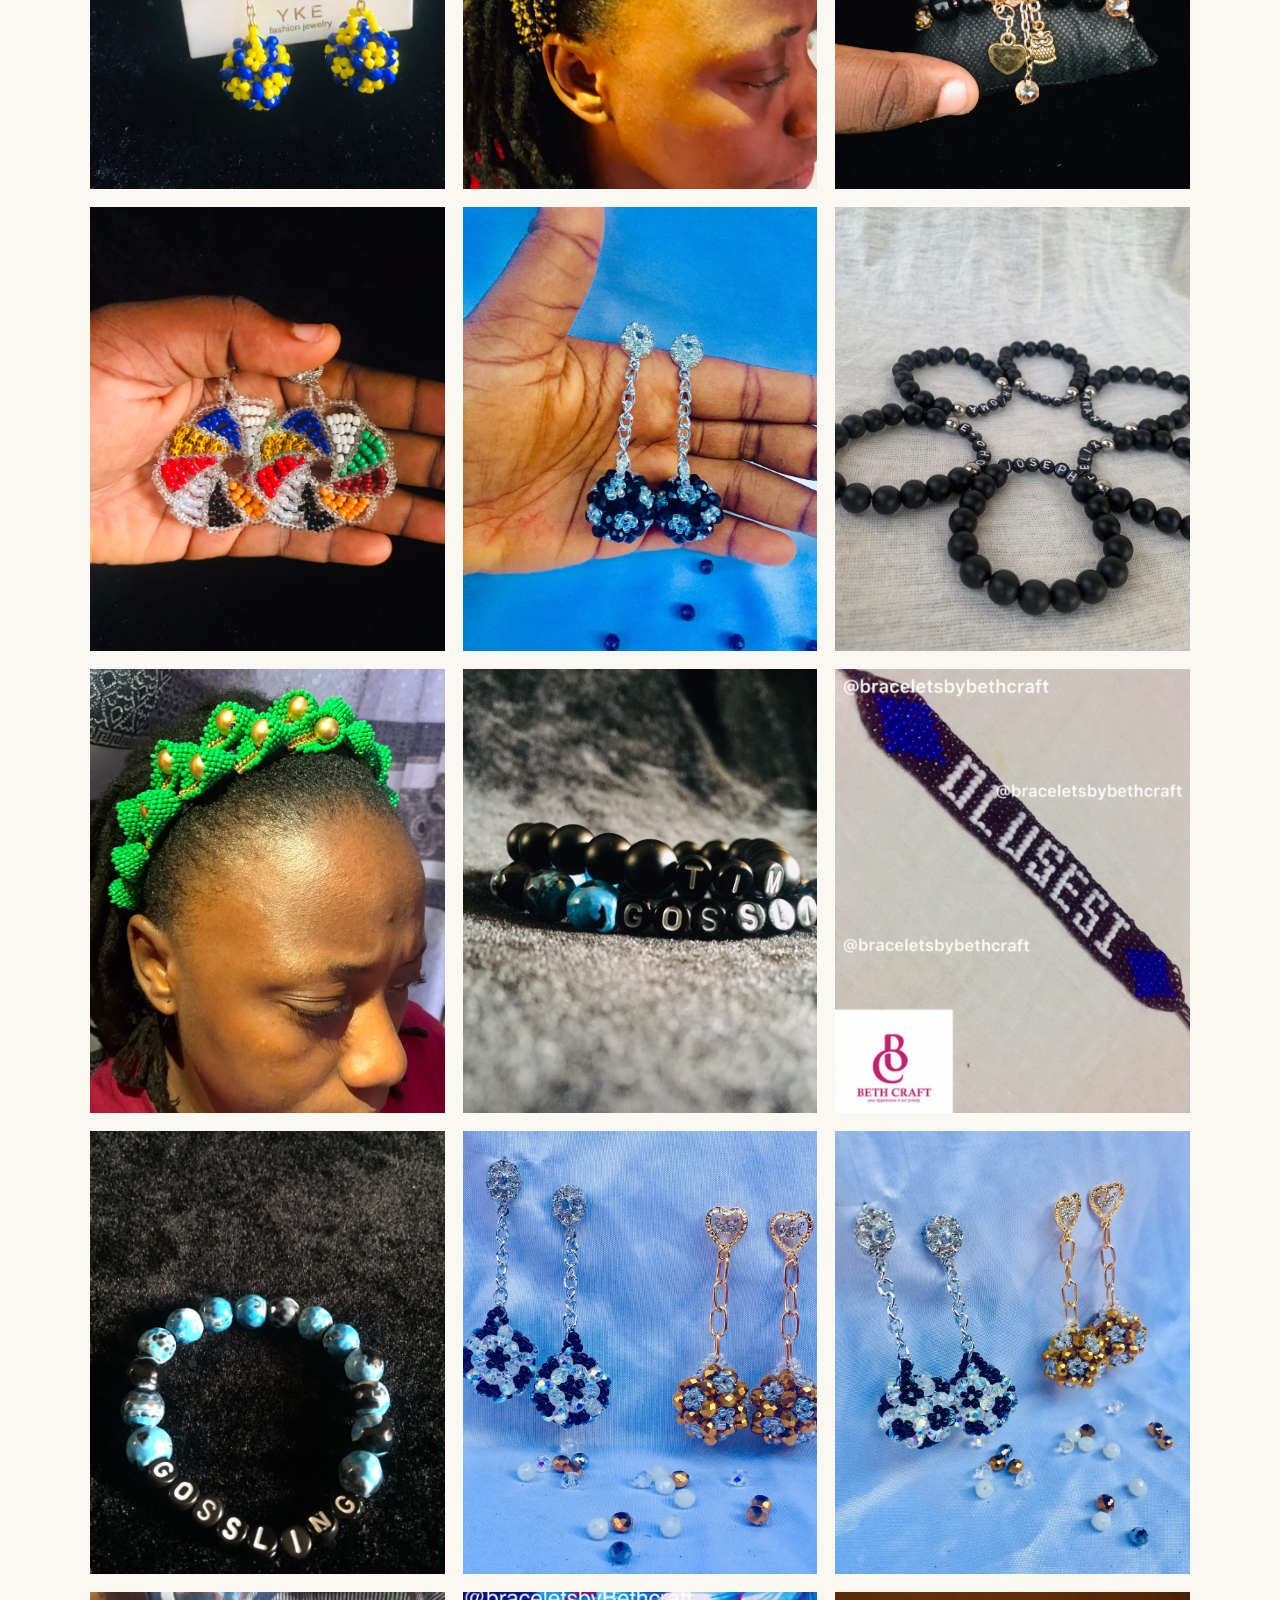
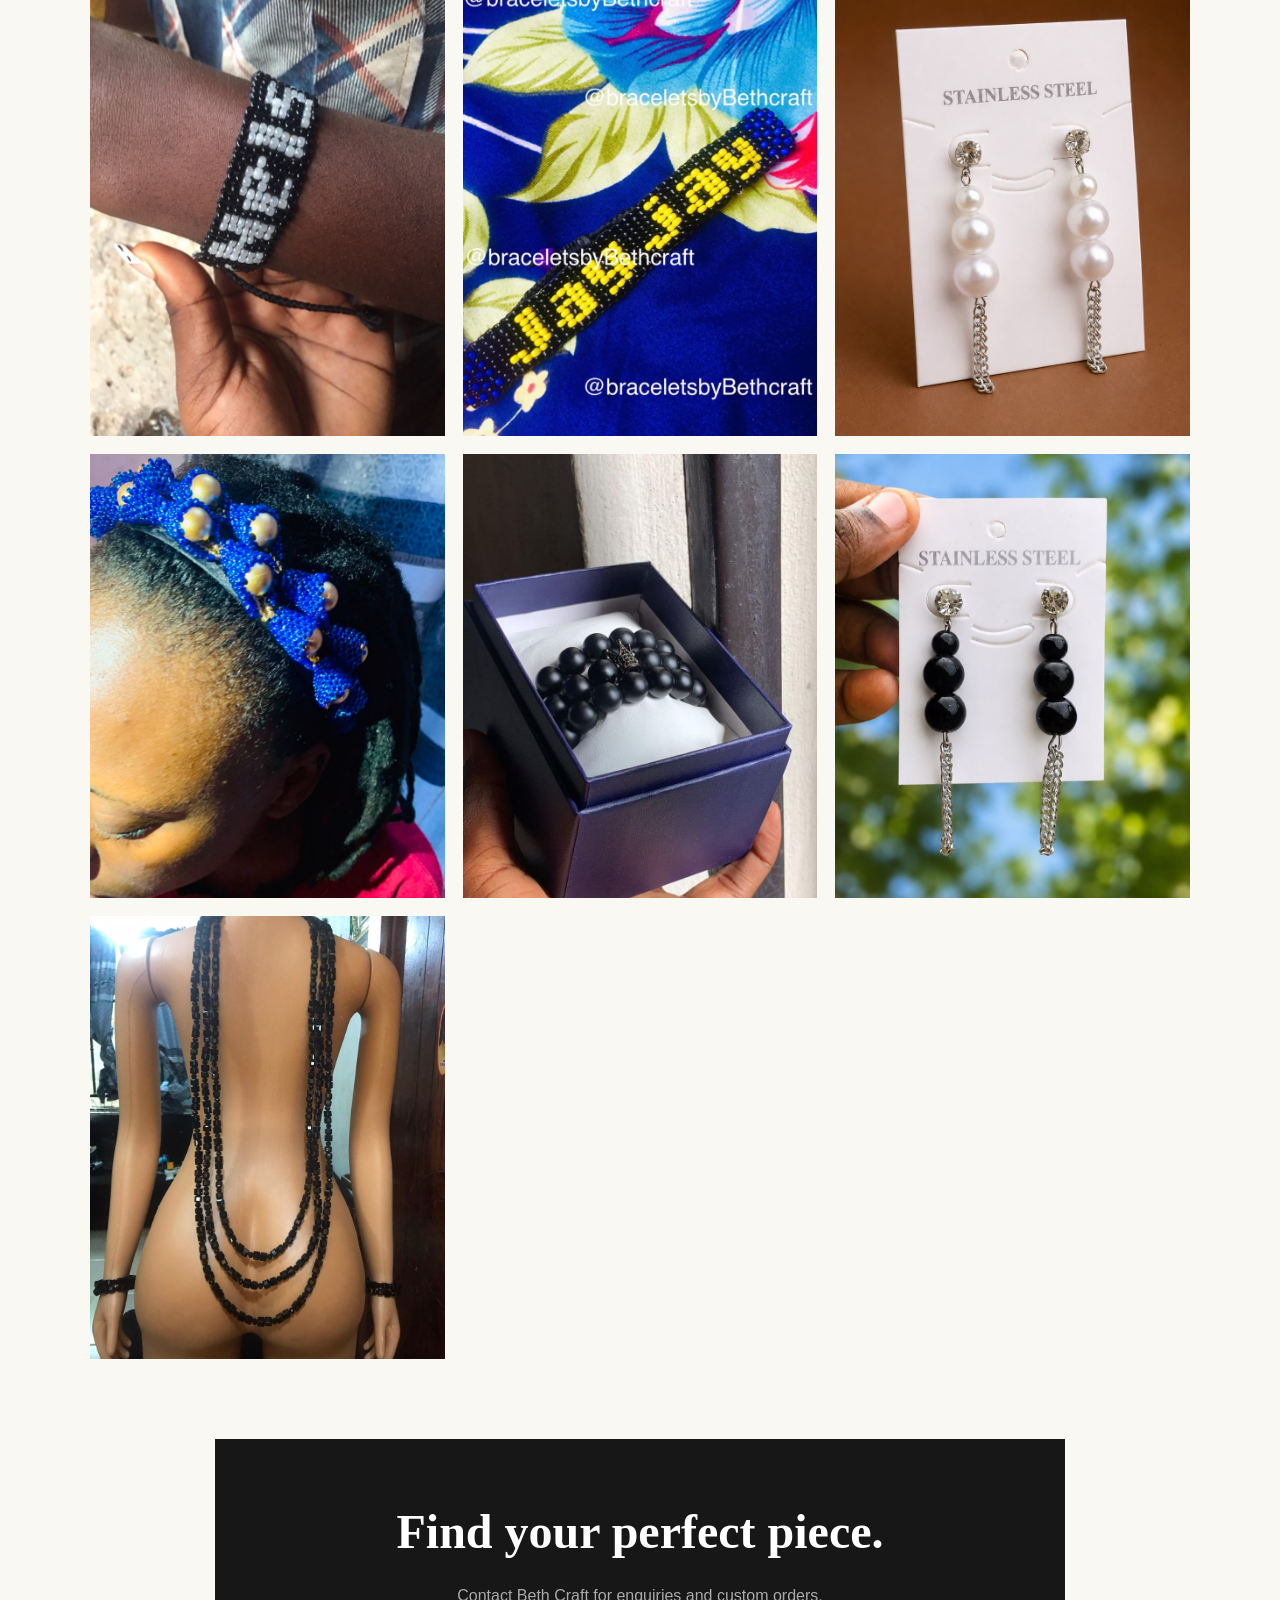
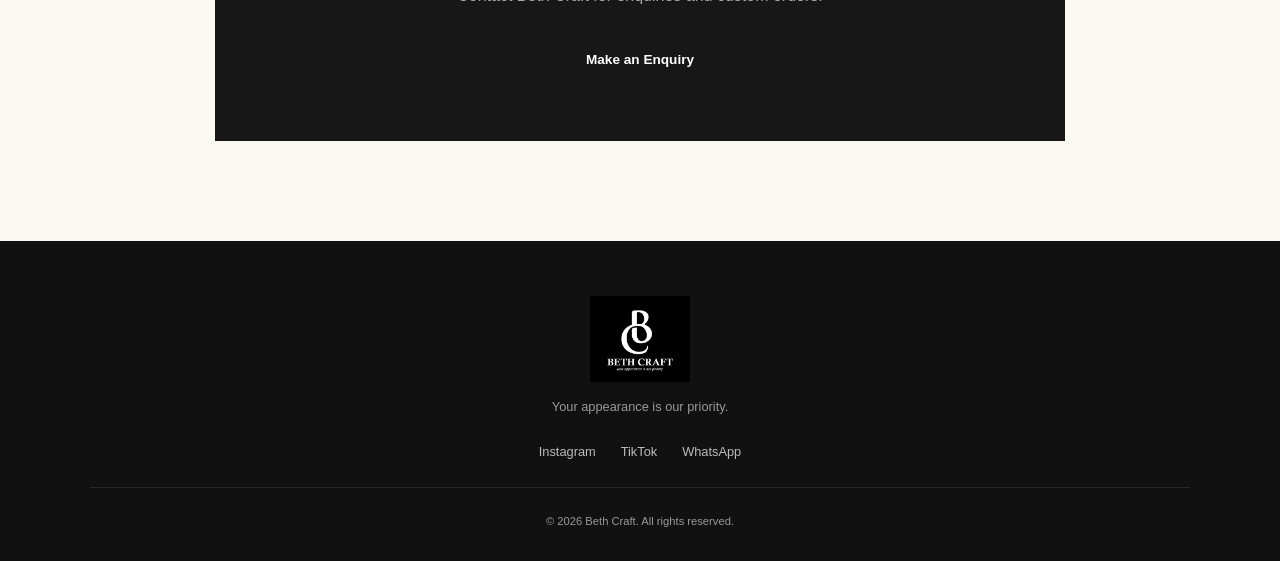
<file: accessories.html>
<!DOCTYPE html>
<html lang="en">
<head>
    <meta charset="UTF-8">
    <meta name="viewport" content="width=device-width, initial-scale=1.0">
    <title>Accessories | Beth Craft</title>
    <link rel="stylesheet" href="style.css">
</head>

<body>

<header class="navbar">

    <a href="index.html" class="logo">
        <img src="images/logo.png" alt="Beth Craft Logo">
    </a>

    <nav class="nav-links" id="navLinks">

        <a href="index.html">Home</a>

        <div class="dropdown">

            <button class="dropdown-btn">
                Collections <span>⌄</span>
            </button>

            <div class="dropdown-menu">
                <a href="attire.html">Beaded Attire</a>
                <a href="bags.html">Beaded Bags</a>
                <a href="accessories.html">Accessories</a>
                <a href="cloth.html">Beaded Cloth</a>
                <a href="others.html">Other Designs</a>
            </div>

        </div>

        <a href="index.html#about">About</a>
        <a href="index.html#services">Services</a>
        <a href="index.html#contact">Contact</a>

    </nav>

    <button class="menu-btn" id="menuBtn">☰</button>

</header>


<main>

<section class="collection-page">

    <div class="collection-header">

        <p class="eyebrow">BETH CRAFT COLLECTION</p>

        <h1>Beaded <span>Accessories.</span></h1>

        <p>
            Discover handcrafted earrings, necklaces,
            headbands and other beautiful accessories.
        </p>

    </div>


    <div class="gallery-grid">

        <div class="gallery-item"><img src="images/accessories/accessory1.jpg" alt="Beth Craft accessory 1"></div>
        <div class="gallery-item"><img src="images/accessories/accessory2.jpg" alt="Beth Craft accessory 2"></div>
        <div class="gallery-item"><img src="images/accessories/accessory3.jpg" alt="Beth Craft accessory 3"></div>
        <div class="gallery-item"><img src="images/accessories/accessory4.jpg" alt="Beth Craft accessory 4"></div>
        <div class="gallery-item"><img src="images/accessories/accessory5.jpg" alt="Beth Craft accessory 5"></div>
        <div class="gallery-item"><img src="images/accessories/accessory6.jpg" alt="Beth Craft accessory 6"></div>
        <div class="gallery-item"><img src="images/accessories/accessory7.jpg" alt="Beth Craft accessory 7"></div>
        <div class="gallery-item"><img src="images/accessories/accessory8.jpg" alt="Beth Craft accessory 8"></div>
        <div class="gallery-item"><img src="images/accessories/accessory9.jpg" alt="Beth Craft accessory 9"></div>
        <div class="gallery-item"><img src="images/accessories/accessory10.jpg" alt="Beth Craft accessory 10"></div>
        <div class="gallery-item"><img src="images/accessories/accessory11.jpg" alt="Beth Craft accessory 11"></div>
        <div class="gallery-item"><img src="images/accessories/accessory12.jpg" alt="Beth Craft accessory 12"></div>
        <div class="gallery-item"><img src="images/accessories/accessory13.jpg" alt="Beth Craft accessory 13"></div>
        <div class="gallery-item"><img src="images/accessories/accessory14.jpg" alt="Beth Craft accessory 14"></div>
        <div class="gallery-item"><img src="images/accessories/accessory15.jpg" alt="Beth Craft accessory 15"></div>
        <div class="gallery-item"><img src="images/accessories/accessory16.jpg" alt="Beth Craft accessory 16"></div>
        <div class="gallery-item"><img src="images/accessories/accessory17.jpg" alt="Beth Craft accessory 17"></div>
        <div class="gallery-item"><img src="images/accessories/accessory18.jpg" alt="Beth Craft accessory 18"></div>
        <div class="gallery-item"><img src="images/accessories/accessory19.jpg" alt="Beth Craft accessory 19"></div>
        <div class="gallery-item"><img src="images/accessories/accessory20.jpg" alt="Beth Craft accessory 20"></div>
        <div class="gallery-item"><img src="images/accessories/accessory21.jpg" alt="Beth Craft accessory 21"></div>
        <div class="gallery-item"><img src="images/accessories/accessory22.jpg" alt="Beth Craft accessory 22"></div>
        <div class="gallery-item"><img src="images/accessories/accessory23.jpg" alt="Beth Craft accessory 23"></div>
        <div class="gallery-item"><img src="images/accessories/accessory24.jpg" alt="Beth Craft accessory 24"></div>
        <div class="gallery-item"><img src="images/accessories/accessory25.jpg" alt="Beth Craft accessory 25"></div>

    </div>


    <div class="collection-cta">

        <h2>Find your perfect piece.</h2>

        <p>
            Contact Beth Craft for enquiries and custom orders.
        </p>

        <a href="https://wa.me/message/X3CNDV6KGJWSG1"
           target="_blank"
           class="btn primary-btn">
            Make an Enquiry
        </a>

    </div>

</section>

</main>


<footer class="footer">

    <div class="footer-logo">
        <img src="images/logo.png" alt="Beth Craft Logo">
    </div>

    <p>Your appearance is our priority.</p>

    <div class="footer-socials">
        <a href="https://www.instagram.com/beth_craft99/" target="_blank">Instagram</a>
        <a href="https://vm.tiktok.com/ZS9huNPwNGnDX-ockGy/" target="_blank">TikTok</a>
        <a href="https://wa.me/message/X3CNDV6KGJWSG1" target="_blank">WhatsApp</a>
    </div>

    <p class="copyright">© 2026 Beth Craft. All rights reserved.</p>

</footer>

<script src="script.js"></script>

</body>
</html>
</file>
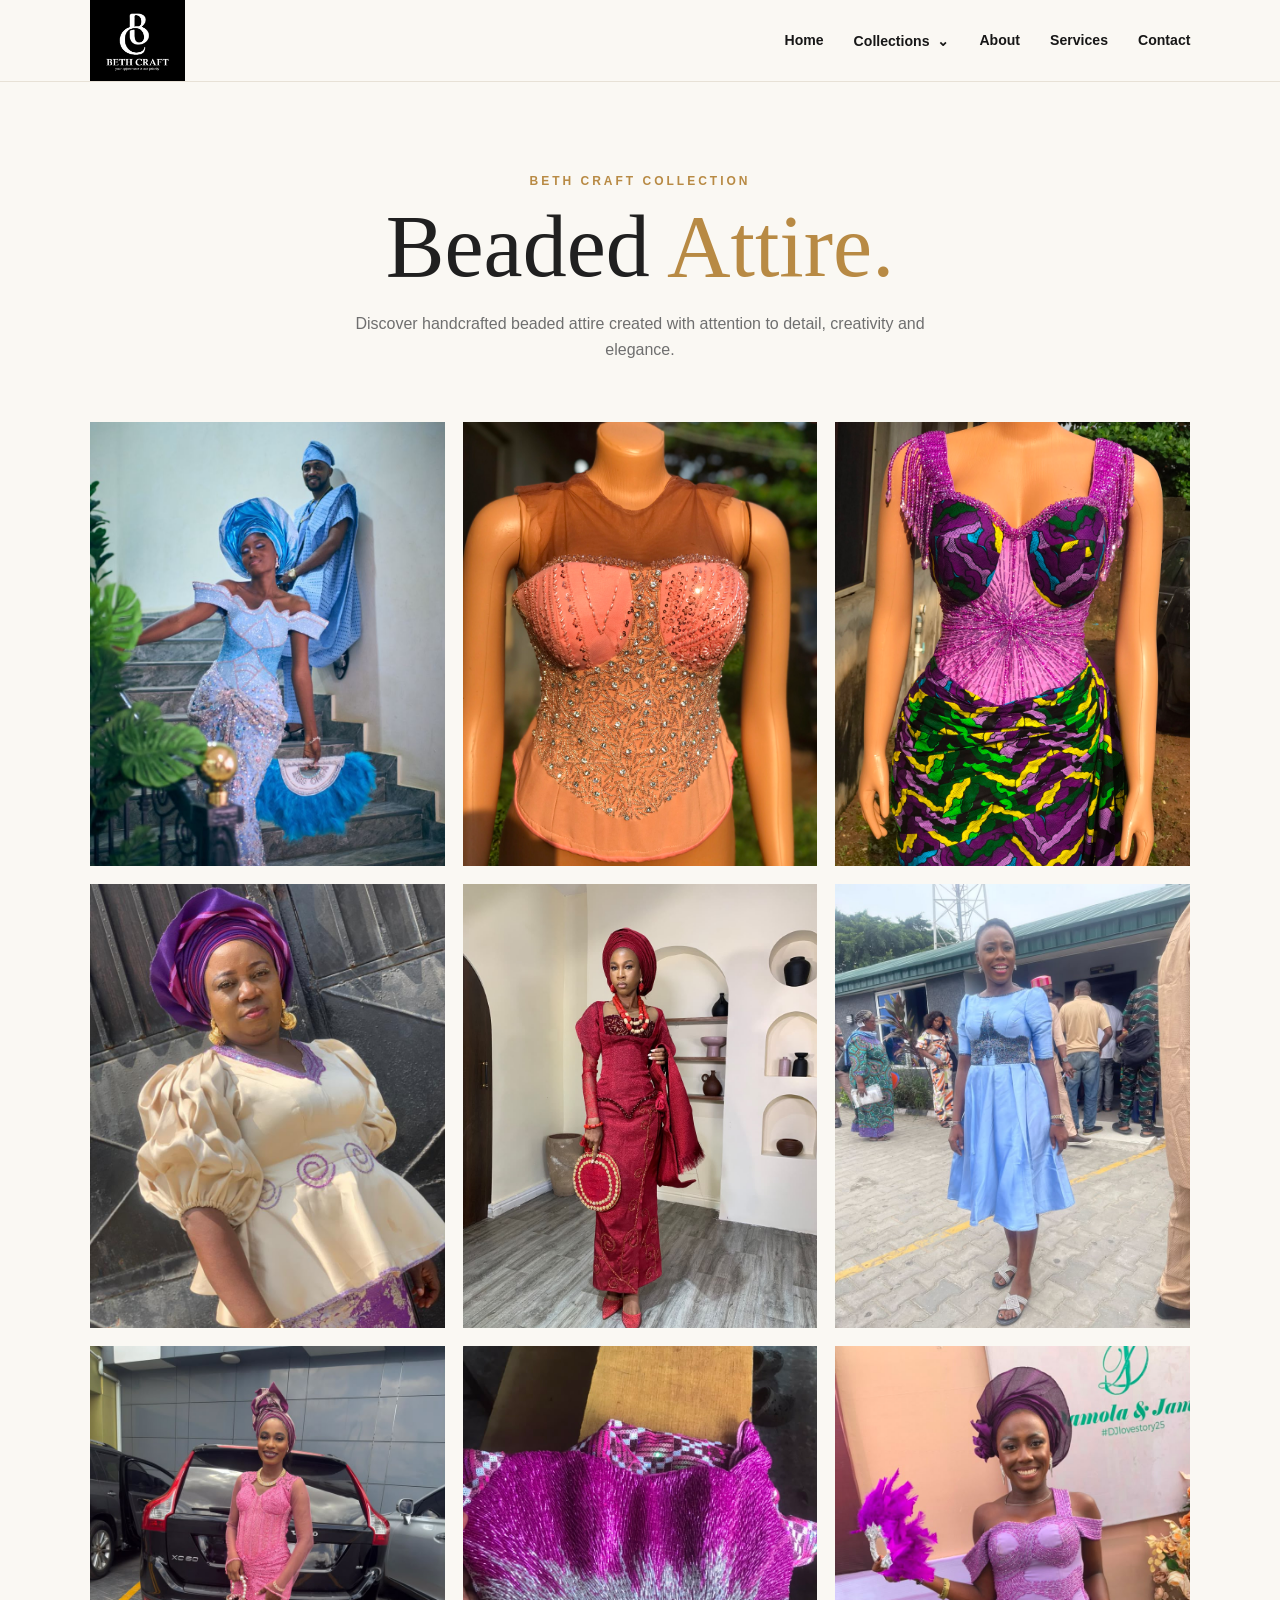
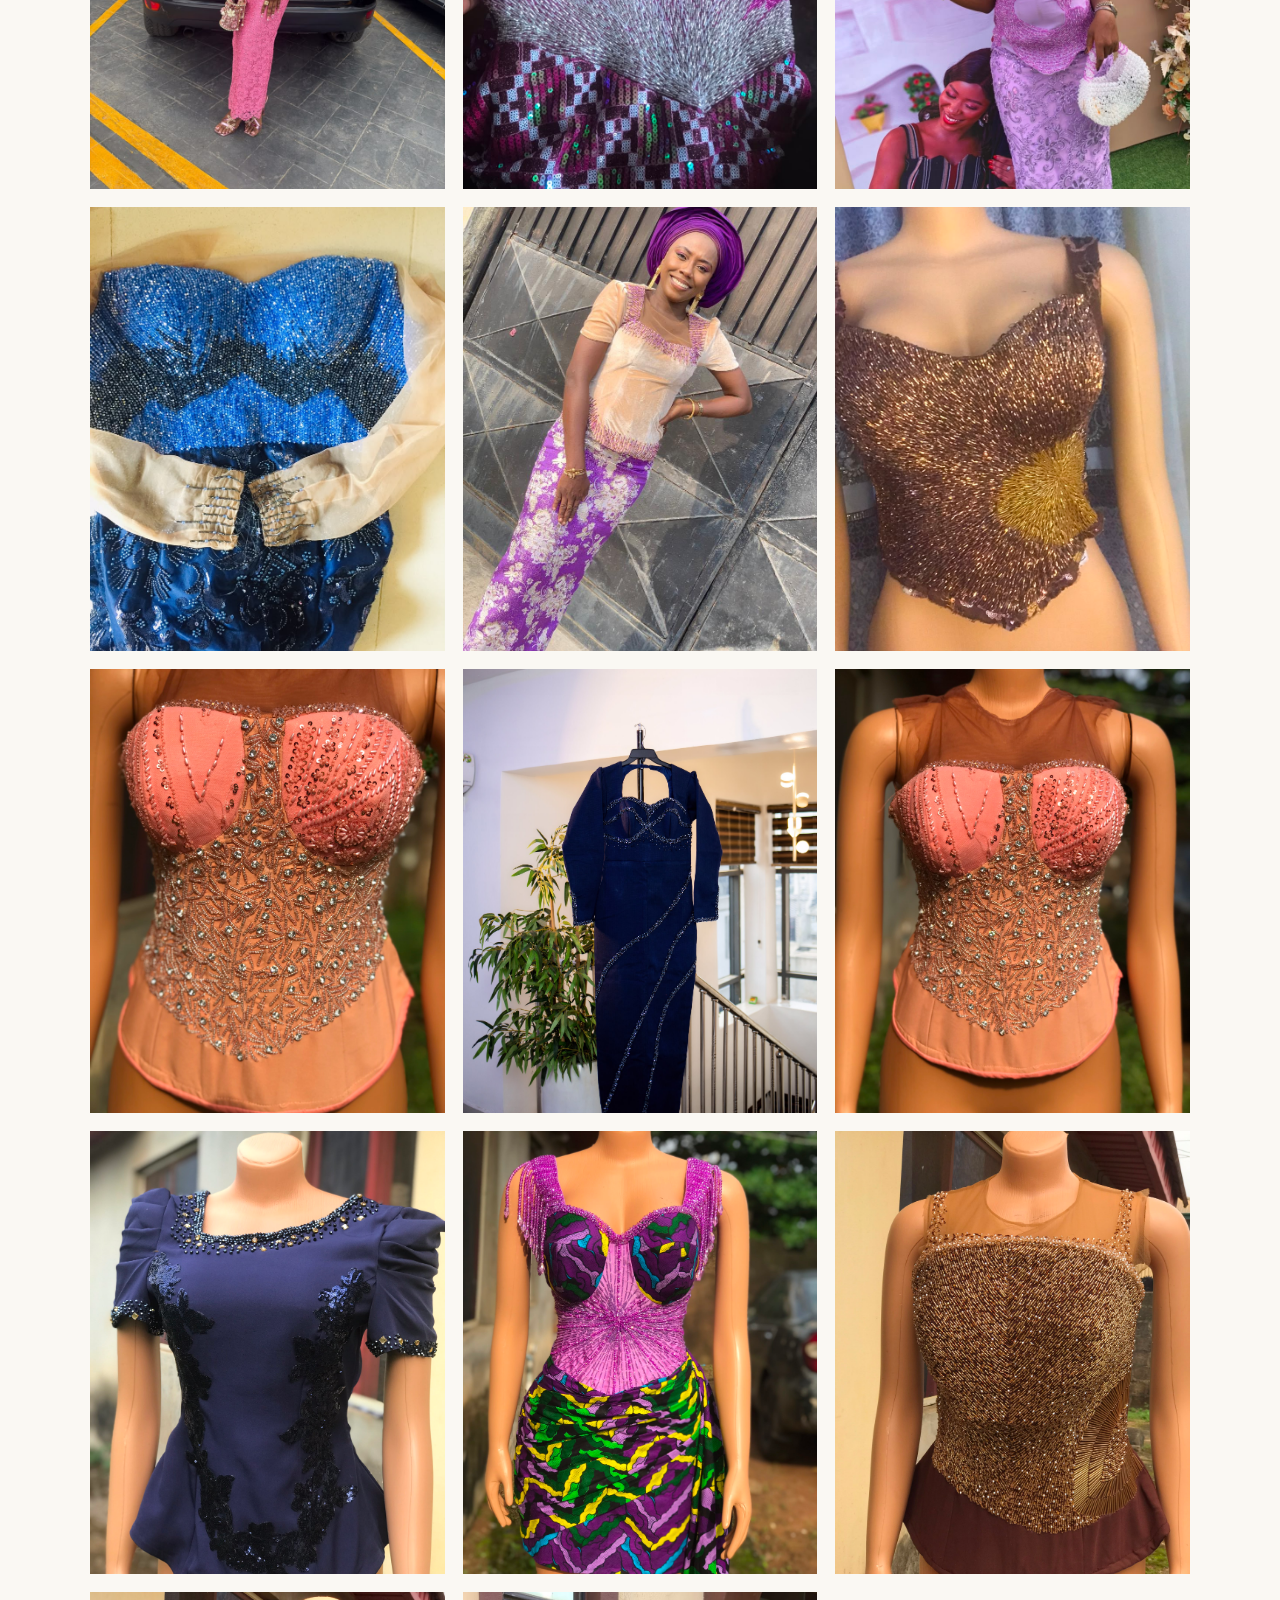
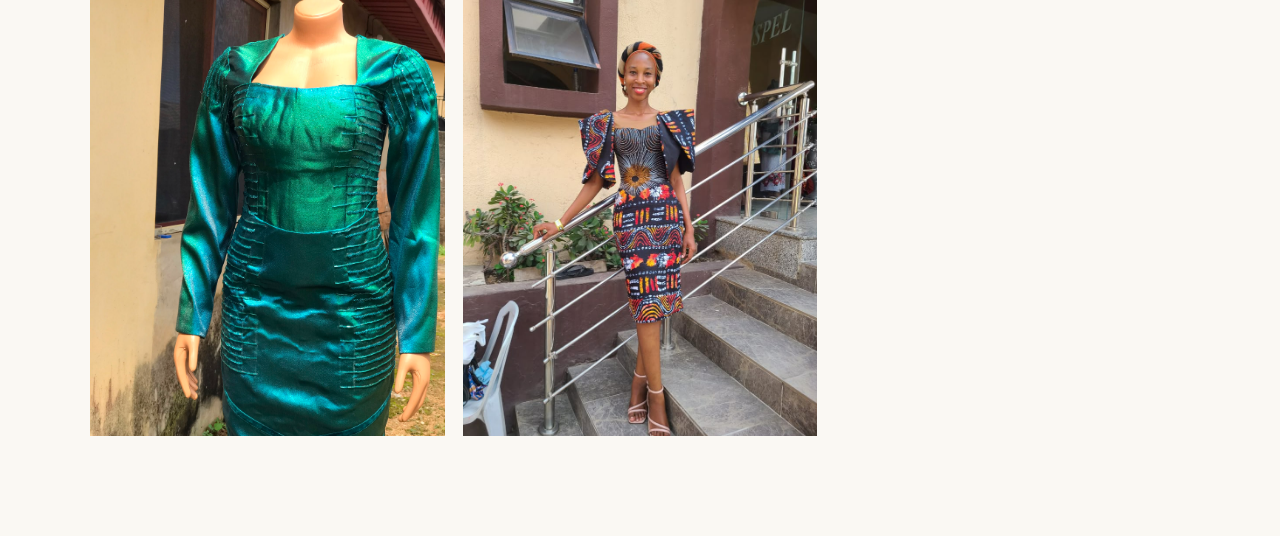
<file: attire.html>
<!DOCTYPE html>
<html lang="en">
<head>
    <meta charset="UTF-8">
    <meta name="viewport" content="width=device-width, initial-scale=1.0">
    <title>Beaded Attire | Beth Craft</title>
    <link rel="stylesheet" href="style.css">
</head>

<body>

<header class="navbar">

    <a href="index.html" class="logo">
        <img src="images/logo.png" alt="Beth Craft Logo">
    </a>

    <nav class="nav-links" id="navLinks">

        <a href="index.html">Home</a>

        <div class="dropdown">

            <button class="dropdown-btn">
                Collections <span>⌄</span>
            </button>

            <div class="dropdown-menu">
                <a href="attire.html">Beaded Attire</a>
                <a href="bags.html">Beaded Bags</a>
                <a href="accessories.html">Accessories</a>
                <a href="cloth.html">Beaded Cloth</a>
                <a href="others.html">Other Designs</a>
            </div>

        </div>

        <a href="index.html#about">About</a>
        <a href="index.html#services">Services</a>
        <a href="index.html#contact">Contact</a>

    </nav>

    <button class="menu-btn" id="menuBtn">☰</button>

</header>


<main>

<section class="collection-page">

    <div class="collection-header">

        <p class="eyebrow">BETH CRAFT COLLECTION</p>

        <h1>Beaded <span>Attire.</span></h1>

        <p>
            Discover handcrafted beaded attire created with
            attention to detail, creativity and elegance.
        </p>

    </div>


    <div class="gallery-grid">

        <div class="gallery-item"><img src="images/attire/attire1.jpg" alt="Beth Craft beaded attire 1"></div>
        <div class="gallery-item"><img src="images/attire/attire2.jpg" alt="Beth Craft beaded attire 2"></div>
        <div class="gallery-item"><img src="images/attire/attire3.jpg" alt="Beth Craft beaded attire 3"></div>
        <div class="gallery-item"><img src="images/attire/attire4.jpg" alt="Beth Craft beaded attire 4"></div>
        <div class="gallery-item"><img src="images/attire/attire5.jpg" alt="Beth Craft beaded attire 5"></div>
        <div class="gallery-item"><img src="images/attire/attire6.jpg" alt="Beth Craft beaded attire 6"></div>
        <div class="gallery-item"><img src="images/attire/attire9.jpg" alt="Beth Craft beaded attire 9"></div>
        <div class="gallery-item"><img src="images/attire/attire7.jpg" alt="Beth Craft beaded attire 7"></div>
        <div class="gallery-item"><img src="images/attire/attire8.jpg" alt="Beth Craft beaded attire 8"></div>
        <div class="gallery-item"><img src="images/attire/attire10.jpg" alt="Beth Craft beaded attire 10"></div>
        <div class="gallery-item"><img src="images/attire/attire11.jpg" alt="Beth Craft beaded attire 11"></div>
        <div class="gallery-item"><img src="images/attire/attire12.jpg" alt="Beth Craft beaded attire 12"></div>
        <div class="gallery-item"><img src="images/attire/attire13.jpg" alt="Beth Craft beaded attire 13"></div>
        <div class="gallery-item"><img src="images/attire/attire14.jpg" alt="Beth Craft beaded attire 14"></div>
        <div class="gallery-item"><img src="images/attire/attire15.jpg" alt="Beth Craft beaded attire 15"></div>
        <div class="gallery-item"><img src="images/attire/attire16.jpg" alt="Beth Craft beaded attire 16"></div>
        <div class="gallery-item"><img src="images/attire/attire17.jpg" alt="Beth Craft beaded attire 17"></div>
        <div class="gallery-item"><img src="images/attire/attire18.jpg" alt="Beth Craft beaded attire 18"></div>
        <div class="gallery-item"><img src="images/attire/attire19.jpg" alt="Beth Craft beaded attire 19"></div>
        <div class="gallery-item"><img src="images/attire/attire20.jpg" alt="Beth Craft beaded attire 20"></div>
</file>
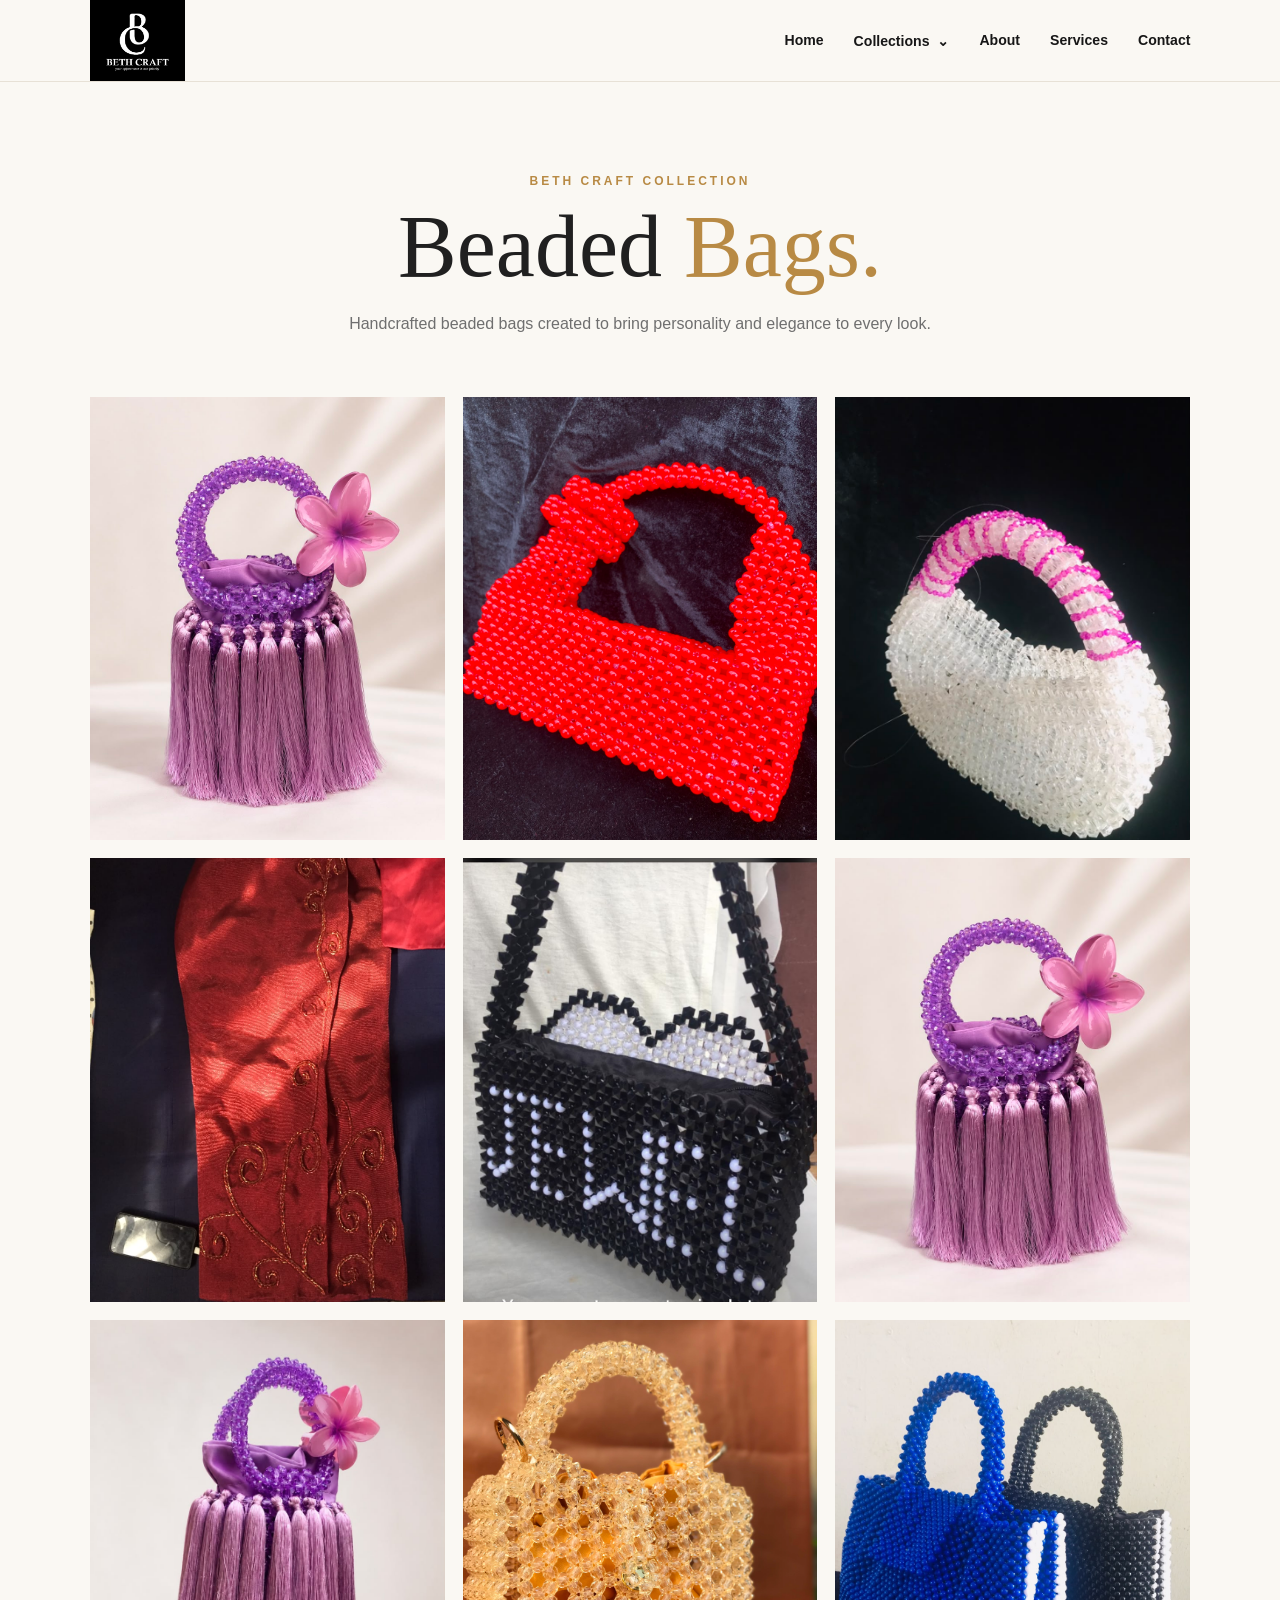
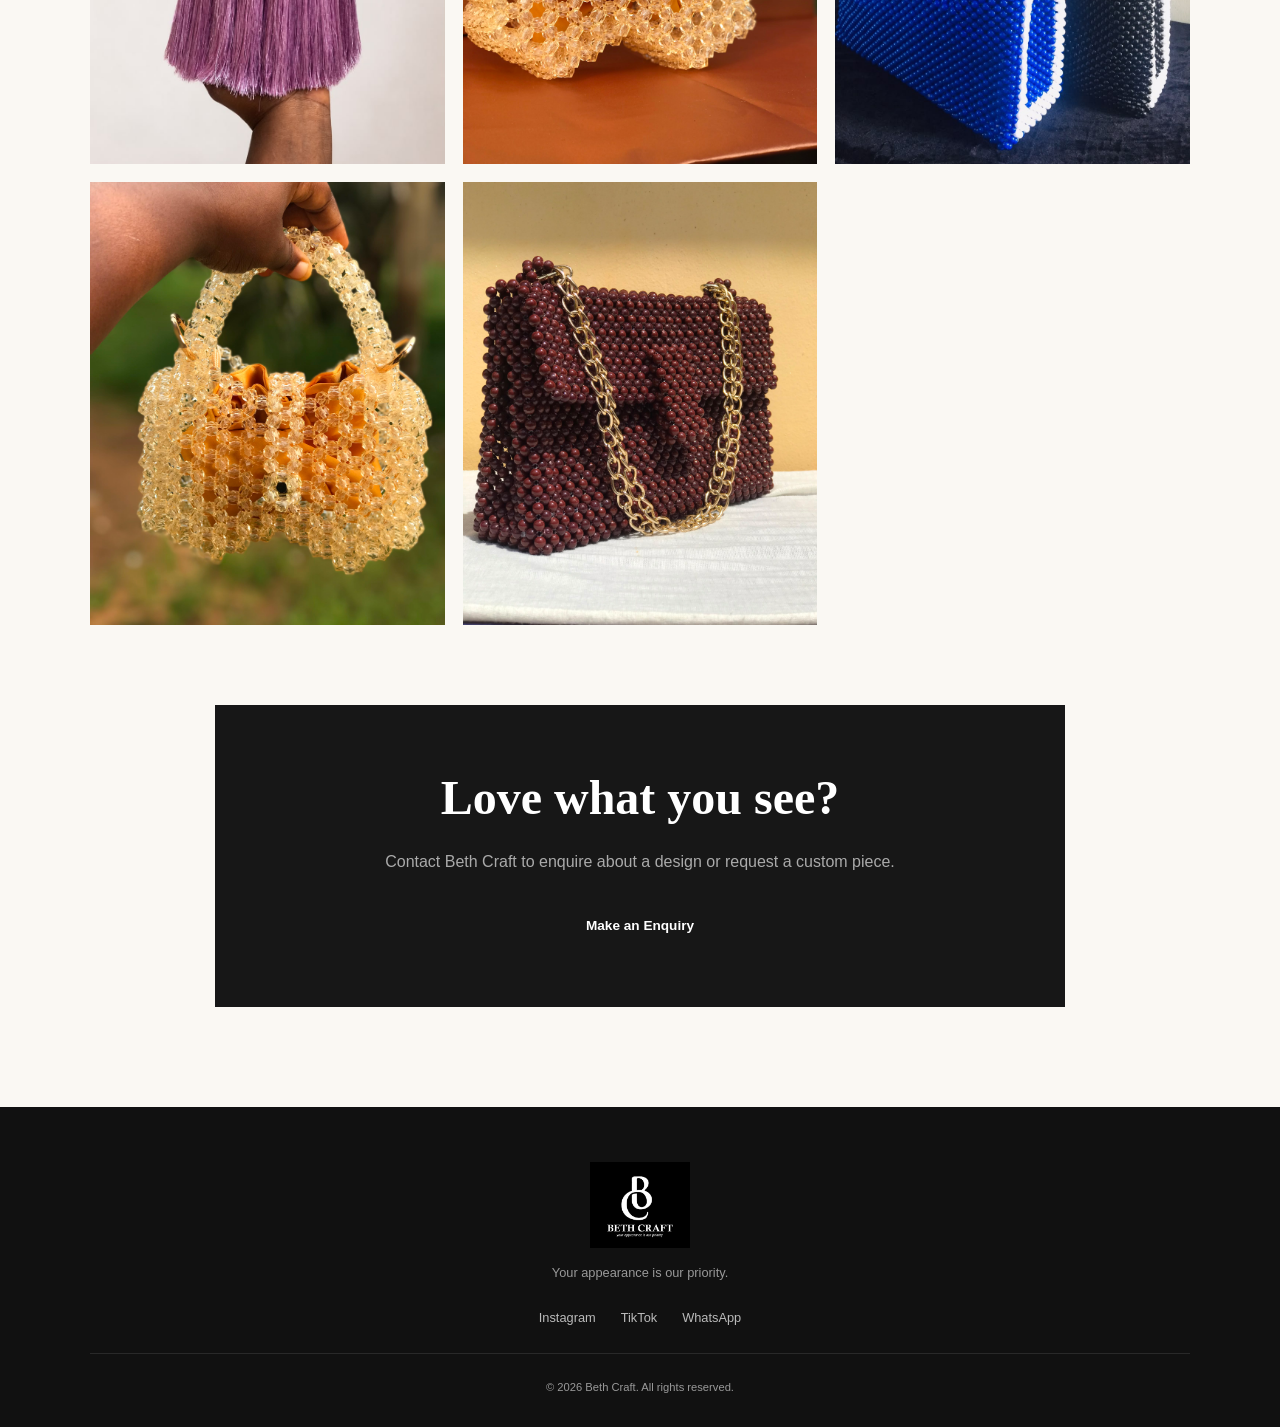
<file: bags.html>
<!DOCTYPE html>
<html lang="en">
<head>
    <meta charset="UTF-8">
    <meta name="viewport" content="width=device-width, initial-scale=1.0">
    <title>Beaded Bags | Beth Craft</title>
    <link rel="stylesheet" href="style.css">
</head>

<body>

<header class="navbar">

    <a href="index.html" class="logo">
        <img src="images/logo.png" alt="Beth Craft Logo">
    </a>

    <nav class="nav-links" id="navLinks">

        <a href="index.html">Home</a>

        <div class="dropdown">

            <button class="dropdown-btn">
                Collections <span>⌄</span>
            </button>

            <div class="dropdown-menu">
                <a href="attire.html">Beaded Attire</a>
                <a href="bags.html">Beaded Bags</a>
                <a href="accessories.html">Accessories</a>
                <a href="cloth.html">Beaded Cloth</a>
                <a href="others.html">Other Designs</a>
            </div>

        </div>

        <a href="index.html#about">About</a>
        <a href="index.html#services">Services</a>
        <a href="index.html#contact">Contact</a>

    </nav>

    <button class="menu-btn" id="menuBtn">☰</button>

</header>


<main>

<section class="collection-page">

    <div class="collection-header">

        <p class="eyebrow">BETH CRAFT COLLECTION</p>

        <h1>Beaded <span>Bags.</span></h1>

        <p>
            Handcrafted beaded bags created to bring
            personality and elegance to every look.
        </p>

    </div>


    <div class="gallery-grid">

        <div class="gallery-item"><img src="images/bags/bag1.jpg" alt="Beth Craft beaded bag 1"></div>
        <div class="gallery-item"><img src="images/bags/bag2.jpg" alt="Beth Craft beaded bag 2"></div>
        <div class="gallery-item"><img src="images/bags/bag3.jpg" alt="Beth Craft beaded bag 3"></div>
        <div class="gallery-item"><img src="images/bags/bag4.jpg" alt="Beth Craft beaded bag 4"></div>
        <div class="gallery-item"><img src="images/bags/bag5.jpg" alt="Beth Craft beaded bag 5"></div>
        <div class="gallery-item"><img src="images/bags/bag6.jpg" alt="Beth Craft beaded bag 6"></div>
        <div class="gallery-item"><img src="images/bags/bag7.jpg" alt="Beth Craft beaded bag 7"></div>
        <div class="gallery-item"><img src="images/bags/bag8.jpg" alt="Beth Craft beaded bag 8"></div>
        <div class="gallery-item"><img src="images/bags/bag9.jpg" alt="Beth Craft beaded bag 9"></div>
        <div class="gallery-item"><img src="images/bags/bag10.jpg" alt="Beth Craft beaded bag 10"></div>
        <div class="gallery-item"><img src="images/bags/bag11.jpg" alt="Beth Craft beaded bag 11"></div>

    </div>


    <div class="collection-cta">

        <h2>Love what you see?</h2>

        <p>
            Contact Beth Craft to enquire about a design
            or request a custom piece.
        </p>

        <a href="https://wa.me/message/X3CNDV6KGJWSG1"
           target="_blank"
           class="btn primary-btn">
            Make an Enquiry
        </a>

    </div>

</section>

</main>


<footer class="footer">

    <div class="footer-logo">
        <img src="images/logo.png" alt="Beth Craft Logo">
    </div>

    <p>Your appearance is our priority.</p>

    <div class="footer-socials">
        <a href="https://www.instagram.com/beth_craft99/" target="_blank">Instagram</a>
        <a href="https://vm.tiktok.com/ZS9huNPwNGnDX-ockGy/" target="_blank">TikTok</a>
        <a href="https://wa.me/message/X3CNDV6KGJWSG1" target="_blank">WhatsApp</a>
    </div>

    <p class="copyright">© 2026 Beth Craft. All rights reserved.</p>

</footer>

<script src="script.js"></script>

</body>
</html>
</file>
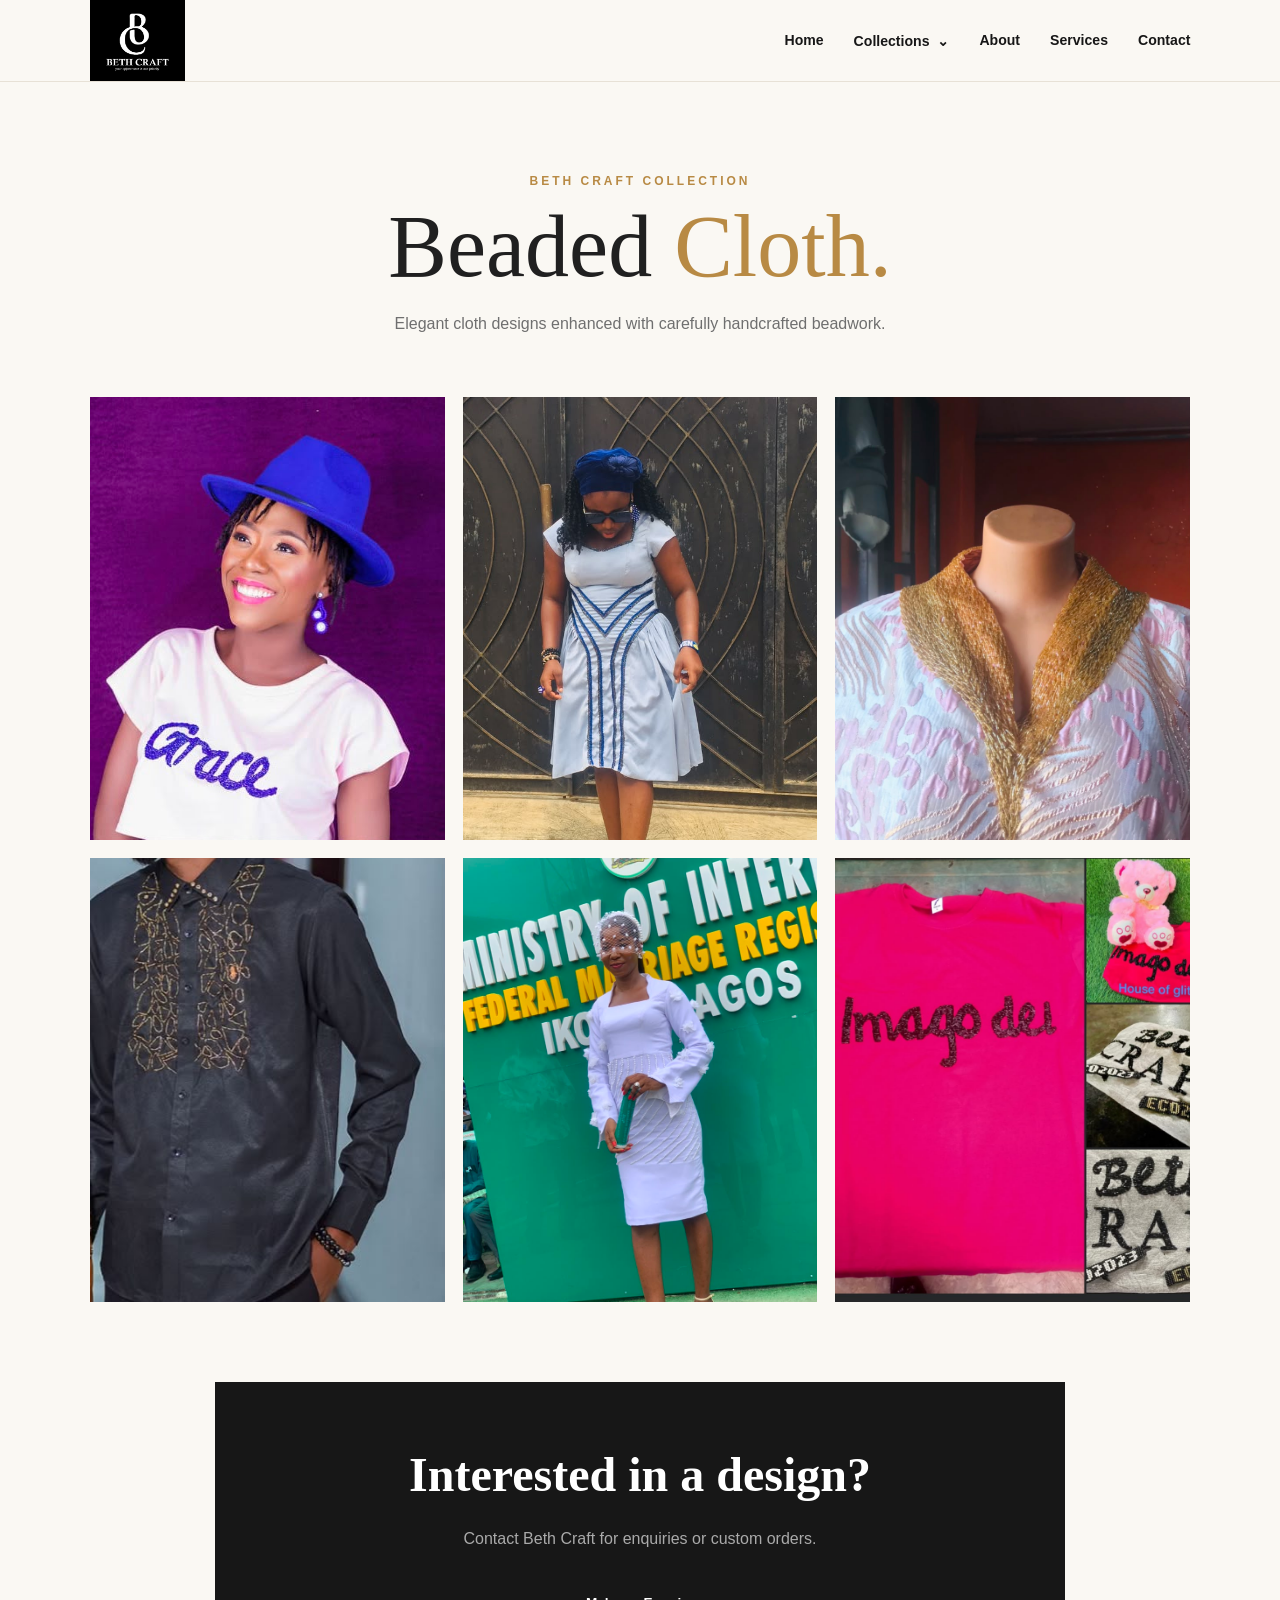
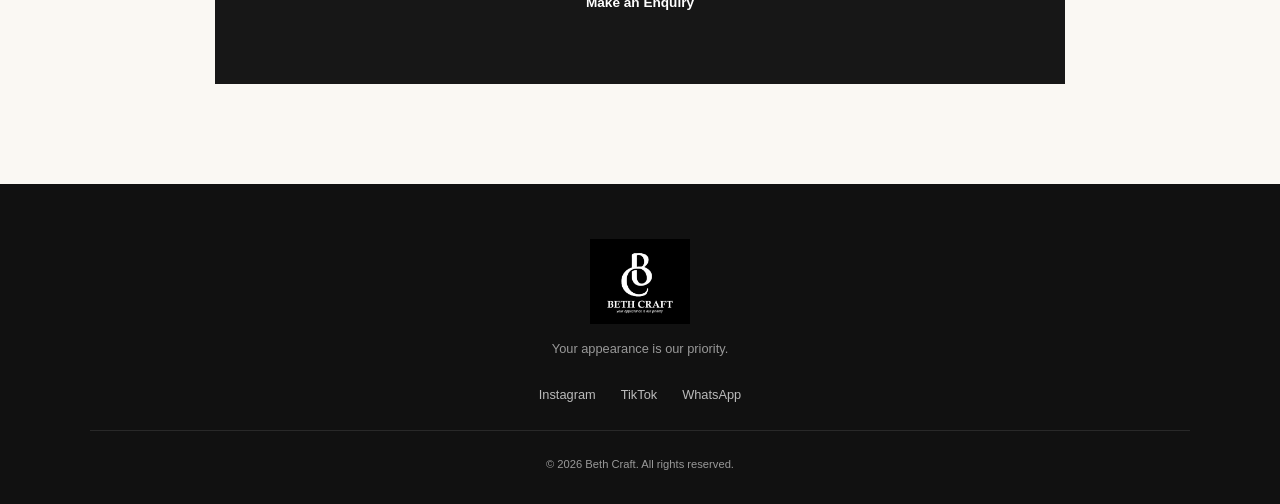
<file: cloth.html>
<!DOCTYPE html>
<html lang="en">
<head>
    <meta charset="UTF-8">
    <meta name="viewport" content="width=device-width, initial-scale=1.0">
    <title>Beaded Cloth | Beth Craft</title>
    <link rel="stylesheet" href="style.css">
</head>

<body>

<header class="navbar">

    <a href="index.html" class="logo">
        <img src="images/logo.png" alt="Beth Craft Logo">
    </a>

    <nav class="nav-links" id="navLinks">

        <a href="index.html">Home</a>

        <div class="dropdown">

            <button class="dropdown-btn">
                Collections <span>⌄</span>
            </button>

            <div class="dropdown-menu">
                <a href="attire.html">Beaded Attire</a>
                <a href="bags.html">Beaded Bags</a>
                <a href="accessories.html">Accessories</a>
                <a href="cloth.html">Beaded Cloth</a>
                <a href="others.html">Other Designs</a>
            </div>

        </div>

        <a href="index.html#about">About</a>
        <a href="index.html#services">Services</a>
        <a href="index.html#contact">Contact</a>

    </nav>

    <button class="menu-btn" id="menuBtn">☰</button>

</header>


<main>

<section class="collection-page">

    <div class="collection-header">

        <p class="eyebrow">BETH CRAFT COLLECTION</p>

        <h1>Beaded <span>Cloth.</span></h1>

        <p>
            Elegant cloth designs enhanced with carefully
            handcrafted beadwork.
        </p>

    </div>


    <div class="gallery-grid">

        <div class="gallery-item"><img src="images/cloth/cloth1.jpg" alt="Beth Craft beaded cloth 1"></div>
        <div class="gallery-item"><img src="images/cloth/cloth2.jpg" alt="Beth Craft beaded cloth 2"></div>
        <div class="gallery-item"><img src="images/cloth/cloth3.jpg" alt="Beth Craft beaded cloth 3"></div>
        <div class="gallery-item"><img src="images/cloth/cloth4.jpg" alt="Beth Craft beaded cloth 4"></div>
        <div class="gallery-item"><img src="images/cloth/cloth5.jpg" alt="Beth Craft beaded cloth 5"></div>
        <div class="gallery-item"><img src="images/cloth/cloth6.jpg" alt="Beth Craft beaded cloth 6"></div>

    </div>


    <div class="collection-cta">

        <h2>Interested in a design?</h2>

        <p>
            Contact Beth Craft for enquiries or custom orders.
        </p>

        <a href="https://wa.me/message/X3CNDV6KGJWSG1"
           target="_blank"
           class="btn primary-btn">
            Make an Enquiry
        </a>

    </div>

</section>

</main>


<footer class="footer">

    <div class="footer-logo">
        <img src="images/logo.png" alt="Beth Craft Logo">
    </div>

    <p>Your appearance is our priority.</p>

    <div class="footer-socials">
        <a href="https://www.instagram.com/beth_craft99/" target="_blank">Instagram</a>
        <a href="https://vm.tiktok.com/ZS9huNPwNGnDX-ockGy/" target="_blank">TikTok</a>
        <a href="https://wa.me/message/X3CNDV6KGJWSG1" target="_blank">WhatsApp</a>
    </div>

    <p class="copyright">© 2026 Beth Craft. All rights reserved.</p>

</footer>

<script src="script.js"></script>

</body>
</html>
</file>
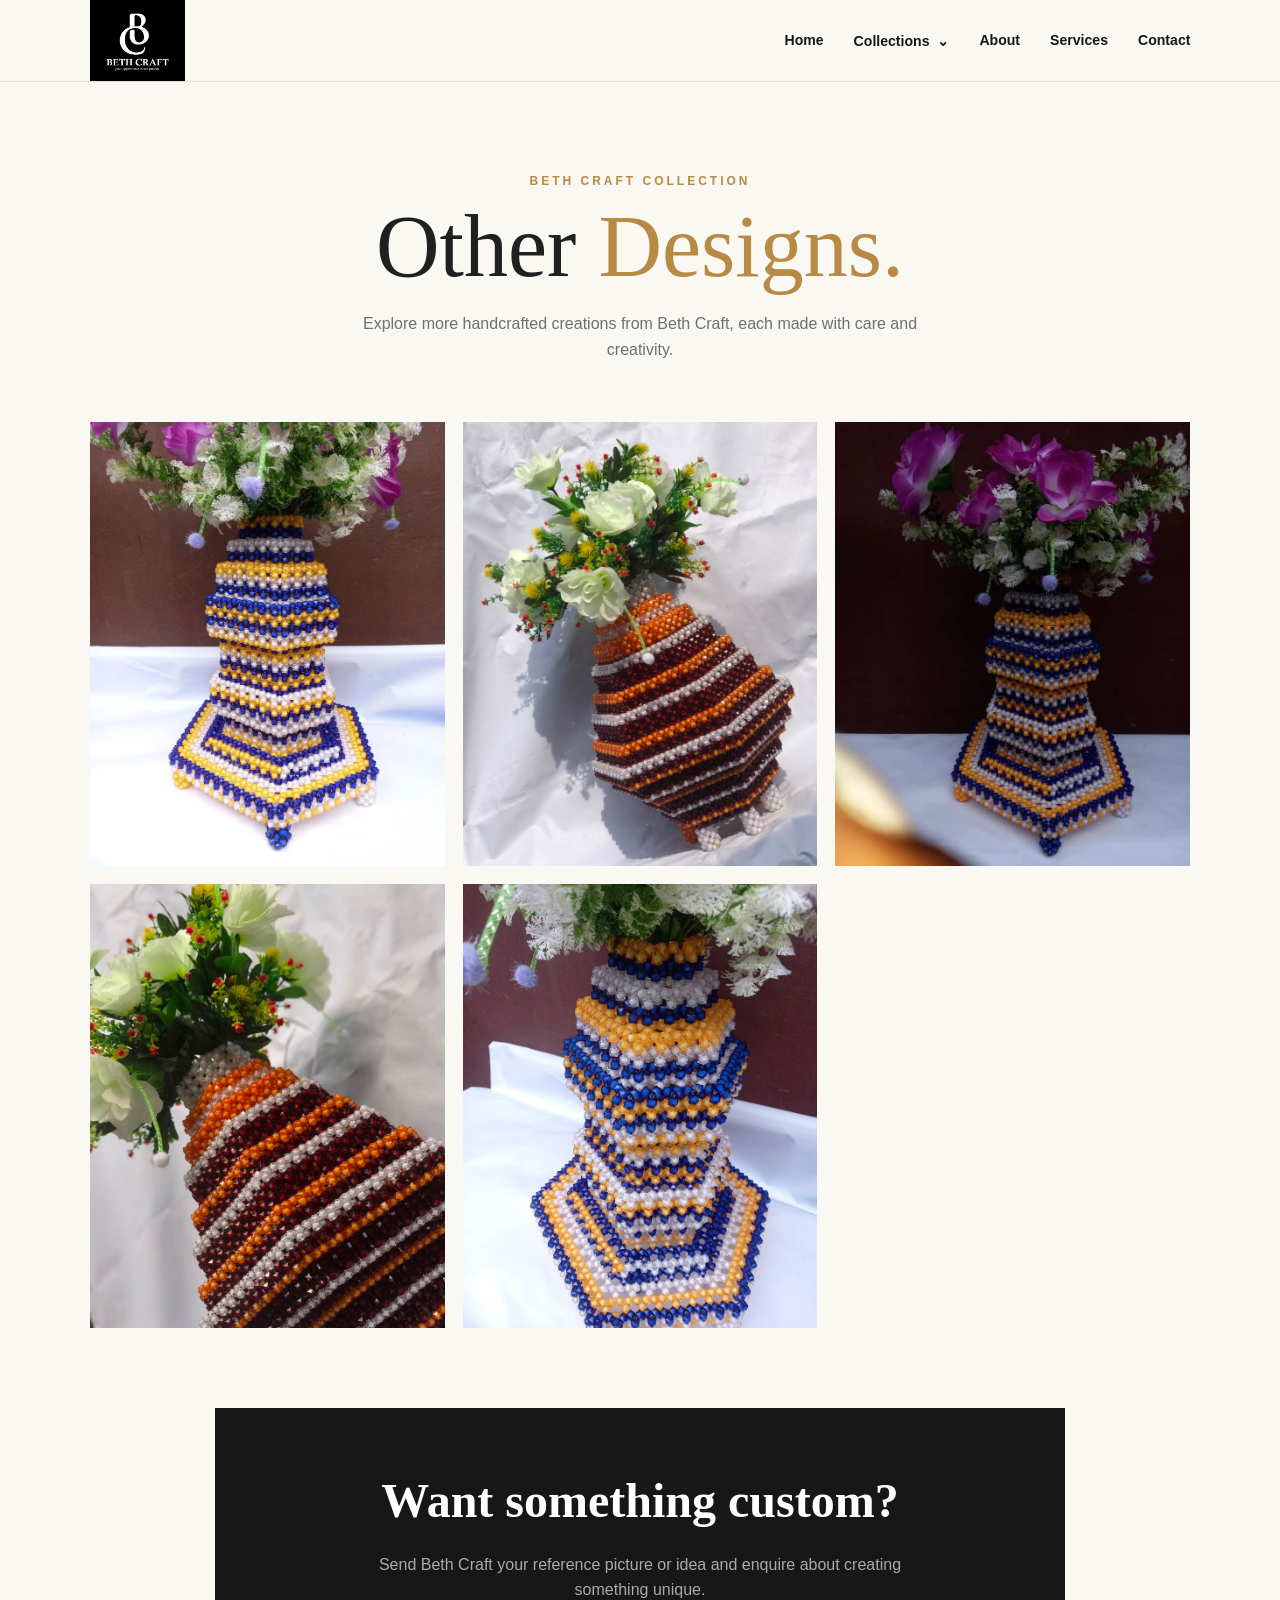
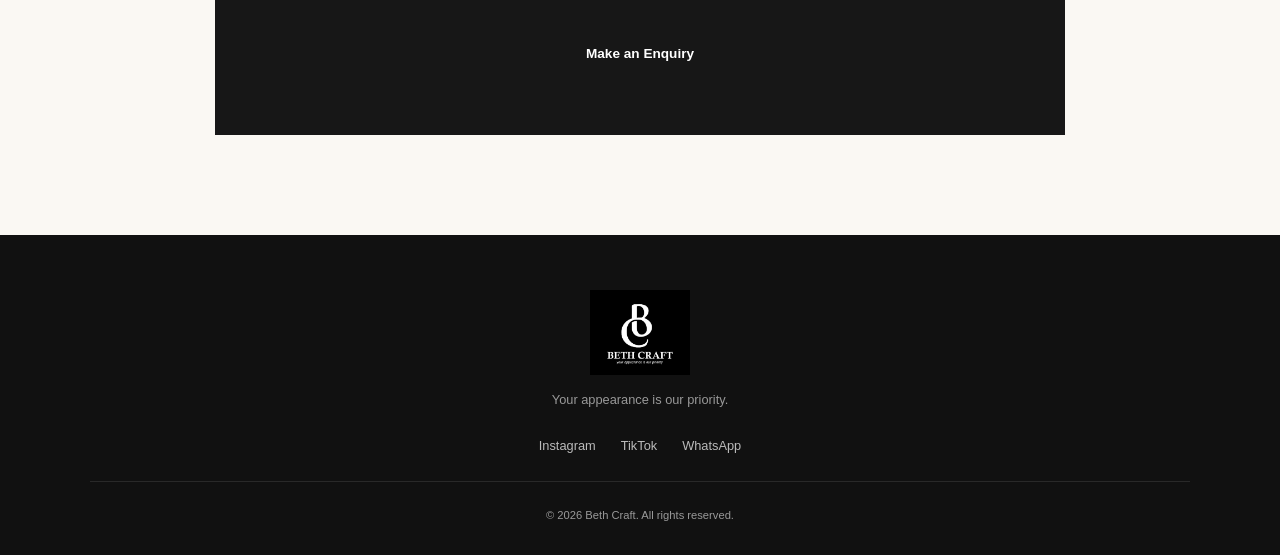
<file: others.html>
<!DOCTYPE html>
<html lang="en">
<head>
    <meta charset="UTF-8">
    <meta name="viewport" content="width=device-width, initial-scale=1.0">
    <title>Other Designs | Beth Craft</title>
    <link rel="stylesheet" href="style.css">
</head>

<body>

<header class="navbar">

    <a href="index.html" class="logo">
        <img src="images/logo.png" alt="Beth Craft Logo">
    </a>

    <nav class="nav-links" id="navLinks">

        <a href="index.html">Home</a>

        <div class="dropdown">

            <button class="dropdown-btn">
                Collections <span>⌄</span>
            </button>

            <div class="dropdown-menu">
                <a href="attire.html">Beaded Attire</a>
                <a href="bags.html">Beaded Bags</a>
                <a href="accessories.html">Accessories</a>
                <a href="cloth.html">Beaded Cloth</a>
                <a href="others.html">Other Designs</a>
            </div>

        </div>

        <a href="index.html#about">About</a>
        <a href="index.html#services">Services</a>
        <a href="index.html#contact">Contact</a>

    </nav>

    <button class="menu-btn" id="menuBtn">☰</button>

</header>


<main>

<section class="collection-page">

    <div class="collection-header">

        <p class="eyebrow">BETH CRAFT COLLECTION</p>

        <h1>Other <span>Designs.</span></h1>

        <p>
            Explore more handcrafted creations from Beth Craft,
            each made with care and creativity.
        </p>

    </div>


    <div class="gallery-grid">

        <div class="gallery-item"><img src="images/others/other1.jpg" alt="Beth Craft design 1"></div>
        <div class="gallery-item"><img src="images/others/other2.jpg" alt="Beth Craft design 2"></div>
        <div class="gallery-item"><img src="images/others/other3.jpg" alt="Beth Craft design 3"></div>
        <div class="gallery-item"><img src="images/others/other4.jpg" alt="Beth Craft design 4"></div>
        <div class="gallery-item"><img src="images/others/other5.jpg" alt="Beth Craft design 5"></div>

    </div>


    <div class="collection-cta">

        <h2>Want something custom?</h2>

        <p>
            Send Beth Craft your reference picture or idea
            and enquire about creating something unique.
        </p>

        <a href="https://wa.me/message/X3CNDV6KGJWSG1"
           target="_blank"
           class="btn primary-btn">
            Make an Enquiry
        </a>

    </div>

</section>

</main>


<footer class="footer">

    <div class="footer-logo">
        <img src="images/logo.png" alt="Beth Craft Logo">
    </div>

    <p>Your appearance is our priority.</p>

    <div class="footer-socials">
        <a href="https://www.instagram.com/beth_craft99/" target="_blank">Instagram</a>
        <a href="https://vm.tiktok.com/ZS9huNPwNGnDX-ockGy/" target="_blank">TikTok</a>
        <a href="https://wa.me/message/X3CNDV6KGJWSG1" target="_blank">WhatsApp</a>
    </div>

    <p class="copyright">© 2026 Beth Craft. All rights reserved.</p>

</footer>

<script src="script.js"></script>

</body>
</html>
</file>
<file: style.css>
/* =========================================================
   BETH CRAFT — VERSION 1
   Main Website Styles
========================================================= */


/* =========================
   RESET
========================= */

* {
    margin: 0;
    padding: 0;
    box-sizing: border-box;
}

html {
    scroll-behavior: smooth;
}

body {
    font-family: Arial, Helvetica, sans-serif;
    background: #faf8f3;
    color: #202020;
    line-height: 1.6;
}

a {
    color: inherit;
    text-decoration: none;
}

button {
    font: inherit;
}

img {
    max-width: 100%;
    display: block;
}


/* =========================
   VARIABLES
========================= */

:root {
    --dark: #171717;
    --dark-soft: #242424;
    --gold: #b88a44;
    --gold-light: #d4ad6a;
    --cream: #faf8f3;
    --white: #ffffff;
    --grey: #6f6f6f;
    --border: #e7e1d6;
    --shadow: 0 15px 40px rgba(0, 0, 0, 0.08);
}


/* =========================
   GENERAL
========================= */

.section {
    padding: 100px 7%;
}

.section-heading {
    max-width: 700px;
    margin: 0 auto 55px;
    text-align: center;
}

.eyebrow {
    color: var(--gold);
    font-size: 0.75rem;
    font-weight: 700;
    letter-spacing: 3px;
    margin-bottom: 12px;
    text-transform: uppercase;
}

.section-heading h2 {
    font-family: Georgia, "Times New Roman", serif;
    font-size: clamp(2.2rem, 5vw, 4rem);
    line-height: 1.1;
    margin-bottom: 18px;
}

.section-heading h2 span,
.hero h1 span,
.contact-content h2 span {
    color: var(--gold);
}

.section-heading > p:last-child {
    color: var(--grey);
}


/* =========================
   NAVBAR
========================= */

.navbar {
    position: sticky;
    top: 0;
    z-index: 1000;

    height: 82px;
    padding: 0 7%;

    display: flex;
    align-items: center;
    justify-content: space-between;

    background: rgba(250, 248, 243, 0.96);
    border-bottom: 1px solid var(--border);
    backdrop-filter: blur(12px);
}

.logo img {
    width: 95px;
    height: auto;
}

.nav-links {
    display: flex;
    align-items: center;
    gap: 30px;
}

.nav-links > a,
.dropdown-btn {
    color: var(--dark);
    font-size: 0.88rem;
    font-weight: 600;
    transition: 0.3s ease;
}

.nav-links > a:hover,
.dropdown-btn:hover {
    color: var(--gold);
}


/* =========================
   DROPDOWN
========================= */

.dropdown {
    position: relative;
}

.dropdown-btn {
    border: none;
    background: transparent;
    cursor: pointer;
}

.dropdown-btn span {
    margin-left: 4px;
}

.dropdown-menu {
    position: absolute;
    top: calc(100% + 20px);
    left: 50%;
    transform: translateX(-50%) translateY(10px);

    width: 210px;
    padding: 10px;

    background: var(--white);
    border: 1px solid var(--border);
    box-shadow: var(--shadow);

    opacity: 0;
    visibility: hidden;
    pointer-events: none;

    transition: 0.3s ease;
}

.dropdown:hover .dropdown-menu {
    opacity: 1;
    visibility: visible;
    pointer-events: auto;
    transform: translateX(-50%) translateY(0);
}

.dropdown-menu a {
    display: block;
    padding: 12px 14px;

    color: var(--dark);
    font-size: 0.85rem;

    transition: 0.25s ease;
}

.dropdown-menu a:hover {
    background: var(--cream);
    color: var(--gold);
    padding-left: 20px;
}


/* =========================
   MOBILE MENU BUTTON
========================= */

.menu-btn {
    display: none;

    border: none;
    background: none;

    font-size: 1.8rem;
    cursor: pointer;
    color: var(--dark);
}


/* =========================
   HERO
========================= */

.hero {
    min-height: calc(100vh - 82px);

    padding: 80px 7%;

    display: flex;
    align-items: center;

    position: relative;
    overflow: hidden;

    background:
        radial-gradient(circle at 85% 25%, rgba(184, 138, 68, 0.12), transparent 25%),
        var(--cream);
}

.hero-content {
    max-width: 760px;
    position: relative;
    z-index: 2;
}

.hero h1 {
    font-family: Georgia, "Times New Roman", serif;
    font-size: clamp(3.2rem, 7vw, 6.5rem);
    line-height: 0.98;
    font-weight: 500;
    margin-bottom: 28px;
}

.hero-text {
    max-width: 580px;
    color: var(--grey);
    font-size: 1.05rem;
    margin-bottom: 35px;
}

.hero-buttons {
    display: flex;
    flex-wrap: wrap;
    gap: 14px;
}

.btn {
    display: inline-flex;
    align-items: center;
    justify-content: center;

    min-height: 52px;
    padding: 0 25px;

    font-size: 0.85rem;
    font-weight: 700;

    transition: 0.3s ease;
}

.primary-btn {
    color: var(--white);
    background: var(--dark);
}

.primary-btn:hover {
    background: var(--gold);
    transform: translateY(-3px);
}

.secondary-btn {
    color: var(--dark);
    border: 1px solid var(--dark);
}

.secondary-btn:hover {
    background: var(--dark);
    color: var(--white);
    transform: translateY(-3px);
}


/* =========================
   HERO DECORATION
========================= */

.hero-decoration {
    position: absolute;
    right: 5%;
    top: 50%;

    width: 420px;
    height: 420px;

    transform: translateY(-50%);
    border: 1px solid rgba(184, 138, 68, 0.3);
    border-radius: 50%;
}

.hero-decoration::before {
    content: "";
    position: absolute;
    inset: 45px;

    border: 1px solid rgba(184, 138, 68, 0.35);
    border-radius: 50%;
}

.bead {
    position: absolute;

    width: 55px;
    height: 55px;

    border-radius: 50%;

    background: var(--gold);
    box-shadow:
        inset -7px -7px 15px rgba(0, 0, 0, 0.12),
        0 8px 20px rgba(0, 0, 0, 0.12);
}

.bead-one {
    top: 10%;
    left: 42%;
}

.bead-two {
    right: 4%;
    top: 45%;
    width: 35px;
    height: 35px;
}

.bead-three {
    bottom: 12%;
    left: 30%;
    width: 42px;
    height: 42px;
}

.bead-four {
    left: 4%;
    top: 42%;
    width: 28px;
    height: 28px;
}


/* =========================
   ABOUT
========================= */

.about {
    background: var(--white);
}

.about-grid {
    max-width: 1100px;
    margin: auto;

    display: grid;
    grid-template-columns: 0.9fr 1.1fr;
    gap: 80px;
    align-items: center;
}

.about-image {
    min-height: 470px;

    display: grid;
    place-items: center;

    background:
        linear-gradient(135deg, rgba(184, 138, 68, 0.18), transparent),
        var(--dark);
}

.about-placeholder {
    width: 230px;
    height: 230px;

    display: grid;
    place-items: center;

    border: 1px solid rgba(255,255,255,0.4);
    border-radius: 50%;

    color: var(--gold-light);
    font-family: Georgia, serif;
    font-size: 4rem;
}

.about-content > p {
    color: var(--grey);
    margin-bottom: 20px;
}

.about-features {
    margin-top: 35px;

    display: flex;
    flex-wrap: wrap;
    gap: 35px;
}

.about-features div {
    display: flex;
    flex-direction: column;
}

.about-features strong {
    color: var(--gold);
    font-size: 0.75rem;
}

.about-features span {
    font-weight: 700;
    font-size: 0.9rem;
}


/* =========================
   COLLECTIONS
========================= */

.collections {
    background: var(--cream);
}

.collection-grid {
    max-width: 1200px;
    margin: auto;

    display: grid;
    grid-template-columns: repeat(3, 1fr);
    gap: 20px;
}

.collection-card {
    min-height: 300px;
    padding: 35px;

    position: relative;
    overflow: hidden;

    display: flex;
    flex-direction: column;
    justify-content: flex-end;

    background: var(--white);
    border: 1px solid var(--border);

    transition: 0.4s ease;
}

.collection-card:nth-child(4),
.collection-card:nth-child(5) {
    grid-column: span 1;
}

.collection-card:hover {
    transform: translateY(-8px);
    box-shadow: var(--shadow);
    border-color: var(--gold-light);
}

.collection-number {
    position: absolute;
    top: 25px;
    right: 30px;

    color: #ddd;
    font-family: Georgia, serif;
    font-size: 2rem;
}

.collection-icon {
    margin-bottom: auto;

    color: var(--gold);
    font-size: 2.2rem;
}

.collection-card h3 {
    font-family: Georgia, serif;
    font-size: 1.65rem;
    margin-bottom: 10px;
}

.collection-card p {
    max-width: 300px;
    color: var(--grey);
    font-size: 0.9rem;
}

.view-link {
    margin-top: 22px;

    color: var(--gold);
    font-size: 0.78rem;
    font-weight: 700;
    letter-spacing: 1px;
}


/* =========================
   SERVICES
========================= */

.services {
    background: var(--dark);
    color: var(--white);
}

.services .section-heading > p:last-child {
    color: #aaa;
}

.services-grid {
    max-width: 1100px;
    margin: auto;

    display: grid;
    grid-template-columns: repeat(3, 1fr);
    gap: 20px;
}

.service-card {
    padding: 40px 30px;

    border: 1px solid rgba(255,255,255,0.12);

    transition: 0.3s ease;
}

.service-card:hover {
    border-color: var(--gold);
    transform: translateY(-5px);
}

.service-number {
    color: var(--gold);
    font-size: 0.75rem;
    font-weight: 700;
}

.service-card h3 {
    margin: 30px 0 15px;

    font-family: Georgia, serif;
    font-size: 1.5rem;
}

.service-card p {
    color: #aaa;
    font-size: 0.9rem;
}

.order-note {
    max-width: 1100px;
    margin: 45px auto 0;

    padding: 30px;

    display: flex;
    justify-content: space-between;
    align-items: center;
    gap: 30px;

    background: #202020;
    border: 1px solid rgba(255,255,255,0.1);
}

.order-note strong {
    font-family: Georgia, serif;
    font-size: 1.2rem;
}

.order-note p {
    margin-top: 5px;
    color: #aaa;
    font-size: 0.85rem;
}


/* =========================
   REVIEWS
========================= */

.reviews {
    background: var(--white);
}

.reviews-grid {
    max-width: 1100px;
    margin: auto;

    display: grid;
    grid-template-columns: repeat(3, 1fr);
    gap: 20px;
}

.review-card {
    padding: 35px;

    background: var(--cream);
    border: 1px solid var(--border);
}

.stars {
    color: var(--gold);
    letter-spacing: 4px;
    margin-bottom: 20px;
}

.review-card p {
    color: var(--grey);
    font-size: 0.92rem;
    margin-bottom: 25px;
}

.review-card h4 {
    font-size: 0.85rem;
}

.review-note {
    margin-top: 30px;
    text-align: center;
    color: var(--grey);
    font-size: 0.8rem;
}


/* =========================
   CONTACT
========================= */

.contact {
    background: var(--cream);
}

.contact-box {
    max-width: 1150px;
    margin: auto;

    padding: 70px;

    display: grid;
    grid-template-columns: 1fr 1fr;
    gap: 70px;

    background: var(--dark);
    color: var(--white);
}

.contact-content h2 {
    font-family: Georgia, serif;
    font-size: clamp(2.2rem, 4vw, 3.8rem);
    line-height: 1.1;
    margin-bottom: 20px;
}

.contact-content > p:last-child {
    max-width: 500px;
    color: #aaa;
}

.contact-links {
    display: flex;
    flex-direction: column;
}

.contact-link {
    padding: 20px 0;

    display: flex;
    justify-content: space-between;
    gap: 20px;

    border-bottom: 1px solid rgba(255,255,255,0.12);

    transition: 0.3s ease;
}

.contact-link:hover {
    padding-left: 10px;
}

.contact-link span {
    color: #aaa;
    font-size: 0.8rem;
}

.contact-link strong {
    color: var(--gold-light);
    font-size: 0.85rem;
}


/* =========================
   FOOTER
========================= */

.footer {
    padding: 55px 7% 30px;

    text-align: center;

    background: #111;
    color: var(--white);
}

.footer-logo img {
    width: 100px;
    margin: 0 auto 15px;
}

.footer > p {
    color: #999;
    font-size: 0.8rem;
}

.footer-socials {
    margin: 25px 0;

    display: flex;
    justify-content: center;
    flex-wrap: wrap;
    gap: 25px;
}

.footer-socials a {
    color: #bbb;
    font-size: 0.8rem;

    transition: 0.3s ease;
}

.footer-socials a:hover {
    color: var(--gold-light);
}

.copyright {
    padding-top: 25px;

    border-top: 1px solid rgba(255,255,255,0.1);

    font-size: 0.7rem !important;
}


/* =========================
   ANIMATIONS
========================= */

.hero-content,
.section-heading,
.collection-card,
.service-card,
.review-card,
.contact-box {
    animation: fadeUp 0.8s ease both;
}

@keyframes fadeUp {

    from {
        opacity: 0;
        transform: translateY(25px);
    }

    to {
        opacity: 1;
        transform: translateY(0);
    }

}


/* =========================
   TABLET
========================= */

@media (max-width: 900px) {

    .nav-links {
        gap: 18px;
    }

    .hero-decoration {
        opacity: 0.35;
        right: -120px;
    }

    .about-grid {
        grid-template-columns: 1fr;
        gap: 45px;
    }

    .about-image {
        min-height: 350px;
    }

    .collection-grid {
        grid-template-columns: repeat(2, 1fr);
    }

    .services-grid,
    .reviews-grid {
        grid-template-columns: 1fr;
    }

    .contact-box {
        grid-template-columns: 1fr;
        padding: 50px;
        gap: 40px;
    }

}


/* =========================
   MOBILE
========================= */

@media (max-width: 700px) {

    .section {
        padding: 75px 6%;
    }


    /* NAVIGATION */

    .navbar {
        height: 72px;
        padding: 0 6%;
    }

    .logo img {
        width: 80px;
    }

    .menu-btn {
        display: block;
    }

    .nav-links {
        position: absolute;
        top: 72px;
        left: 0;

        width: 100%;

        padding: 20px 6% 30px;

        display: flex;
        flex-direction: column;
        align-items: stretch;
        gap: 0;

        background: var(--cream);
        border-bottom: 1px solid var(--border);

        opacity: 0;
        visibility: hidden;
        pointer-events: none;

        transform: translateY(-10px);
        transition: 0.3s ease;
    }

    .nav-links.active {
        opacity: 1;
        visibility: visible;
        pointer-events: auto;
        transform: translateY(0);
    }

    .nav-links > a,
    .dropdown-btn {
        width: 100%;
        padding: 15px 0;
        text-align: left;
        border-bottom: 1px solid var(--border);
    }

    .dropdown-menu {
        position: static;

        width: 100%;
        padding: 0;

        transform: none;
        box-shadow: none;
        border: none;

        background: transparent;

        opacity: 1;
        visibility: visible;
        pointer-events: auto;
    }

    .dropdown-menu a {
        padding: 12px 15px;
        border-bottom: 1px solid var(--border);
    }

    .dropdown:hover .dropdown-menu {
        transform: none;
    }


    /* HERO */

    .hero {
        min-height: 90vh;
        padding: 70px 6%;
    }

    .hero h1 {
        font-size: clamp(3rem, 14vw, 5rem);
    }

    .hero-text {
        font-size: 0.95rem;
    }

    .hero-decoration {
        width: 280px;
        height: 280px;

        right: -130px;
        top: 60%;
    }

    .hero-buttons {
        flex-direction: column;
        align-items: stretch;
    }

    .btn {
        width: 100%;
    }


    /* ABOUT */

    .about-image {
        min-height: 300px;
    }

    .about-features {
        gap: 25px;
    }


    /* COLLECTIONS */

    .collection-grid {
        grid-template-columns: 1fr;
    }

    .collection-card {
        min-height: 280px;
    }


    /* SERVICES */

    .order-note {
        flex-direction: column;
        align-items: stretch;
    }


    /* CONTACT */

    .contact-box {
        padding: 35px 25px;
    }

    .contact-link {
        flex-direction: column;
        gap: 5px;
    }

}


/* =========================
   SMALL PHONES
========================= */

@media (max-width: 400px) {

    .hero h1 {
        font-size: 2.8rem;
    }

    .section-heading h2 {
        font-size: 2.2rem;
    }

    .about-placeholder {
        width: 180px;
        height: 180px;
        font-size: 3rem;
    }

}
/* =========================
   SCROLL REVEAL
========================= */

.reveal {
    opacity: 0;
    transform: translateY(30px);
    transition: opacity 0.8s ease, transform 0.8s ease;
}

.reveal.show {
    opacity: 1;
    transform: translateY(0);
}
/* =========================================================
   COLLECTION / GALLERY PAGES
========================================================= */

.collection-page {
    min-height: 100vh;
    padding: 90px 7% 100px;
    background: var(--cream);
}

.collection-header {
    max-width: 750px;
    margin: 0 auto 60px;
    text-align: center;
}

.collection-header h1 {
    font-family: Georgia, "Times New Roman", serif;
    font-size: clamp(3rem, 7vw, 5.5rem);
    line-height: 1;
    font-weight: 500;
    margin-bottom: 20px;
}

.collection-header h1 span {
    color: var(--gold);
}

.collection-header > p:last-child {
    max-width: 600px;
    margin: auto;
    color: var(--grey);
}


/* IMAGE GALLERY */

.gallery-grid {
    max-width: 1250px;
    margin: 0 auto;

    display: grid;
    grid-template-columns: repeat(3, 1fr);
    gap: 18px;
}

.gallery-item {
    position: relative;
    overflow: hidden;

    background: #eee;

    aspect-ratio: 4 / 5;

    cursor: pointer;
}

.gallery-item img {
    width: 100%;
    height: 100%;

    object-fit: cover;

    transition: transform 0.6s ease;
}

.gallery-item:hover img {
    transform: scale(1.06);
}


/* ENQUIRY SECTION */

.collection-cta {
    max-width: 850px;
    margin: 80px auto 0;

    padding: 55px 30px;

    text-align: center;

    background: var(--dark);
    color: var(--white);
}

.collection-cta h2 {
    font-family: Georgia, "Times New Roman", serif;
    font-size: clamp(2rem, 4vw, 3rem);
    margin-bottom: 12px;
}

.collection-cta p {
    max-width: 550px;
    margin: 0 auto 25px;

    color: #aaa;
}


/* COLLECTION MOBILE */

@media (max-width: 800px) {

    .collection-page {
        padding: 70px 6%;
    }

    .gallery-grid {
        grid-template-columns: repeat(2, 1fr);
        gap: 12px;
    }

}


@media (max-width: 500px) {

    .gallery-grid {
        grid-template-columns: 1fr;
    }

    .collection-header h1 {
        font-size: 3.2rem;
    }

    .collection-cta {
        padding: 40px 20px;
    }

}
</file>
<file: Beth-craft-main/style.css>
/* =========================================================
   BETH CRAFT — VERSION 1
   Main Website Styles
========================================================= */


/* =========================
   RESET
========================= */

* {
    margin: 0;
    padding: 0;
    box-sizing: border-box;
}

html {
    scroll-behavior: smooth;
}

body {
    font-family: Arial, Helvetica, sans-serif;
    background: #faf8f3;
    color: #202020;
    line-height: 1.6;
}

a {
    color: inherit;
    text-decoration: none;
}

button {
    font: inherit;
}

img {
    max-width: 100%;
    display: block;
}


/* =========================
   VARIABLES
========================= */

:root {
    --dark: #171717;
    --dark-soft: #242424;
    --gold: #b88a44;
    --gold-light: #d4ad6a;
    --cream: #faf8f3;
    --white: #ffffff;
    --grey: #6f6f6f;
    --border: #e7e1d6;
    --shadow: 0 15px 40px rgba(0, 0, 0, 0.08);
}


/* =========================
   GENERAL
========================= */

.section {
    padding: 100px 7%;
}

.section-heading {
    max-width: 700px;
    margin: 0 auto 55px;
    text-align: center;
}

.eyebrow {
    color: var(--gold);
    font-size: 0.75rem;
    font-weight: 700;
    letter-spacing: 3px;
    margin-bottom: 12px;
    text-transform: uppercase;
}

.section-heading h2 {
    font-family: Georgia, "Times New Roman", serif;
    font-size: clamp(2.2rem, 5vw, 4rem);
    line-height: 1.1;
    margin-bottom: 18px;
}

.section-heading h2 span,
.hero h1 span,
.contact-content h2 span {
    color: var(--gold);
}

.section-heading > p:last-child {
    color: var(--grey);
}


/* =========================
   NAVBAR
========================= */

.navbar {
    position: sticky;
    top: 0;
    z-index: 1000;

    height: 82px;
    padding: 0 7%;

    display: flex;
    align-items: center;
    justify-content: space-between;

    background: rgba(250, 248, 243, 0.96);
    border-bottom: 1px solid var(--border);
    backdrop-filter: blur(12px);
}

.logo img {
    width: 95px;
    height: auto;
}

.nav-links {
    display: flex;
    align-items: center;
    gap: 30px;
}

.nav-links > a,
.dropdown-btn {
    color: var(--dark);
    font-size: 0.88rem;
    font-weight: 600;
    transition: 0.3s ease;
}

.nav-links > a:hover,
.dropdown-btn:hover {
    color: var(--gold);
}


/* =========================
   DROPDOWN
========================= */

.dropdown {
    position: relative;
}

.dropdown-btn {
    border: none;
    background: transparent;
    cursor: pointer;
}

.dropdown-btn span {
    margin-left: 4px;
}

.dropdown-menu {
    position: absolute;
    top: calc(100% + 20px);
    left: 50%;
    transform: translateX(-50%) translateY(10px);

    width: 210px;
    padding: 10px;

    background: var(--white);
    border: 1px solid var(--border);
    box-shadow: var(--shadow);

    opacity: 0;
    visibility: hidden;
    pointer-events: none;

    transition: 0.3s ease;
}
/* Invisible bridge so cursor doesn't lose hover when moving down */
.dropdown-menu::before {
    content: "";
    position: absolute;
    top: -20px;
    left: 0;
    right: 0;
    height: 20px;
    background: transparent;
}


.dropdown:hover .dropdown-menu {
    opacity: 1;
    visibility: visible;
    pointer-events: auto;
    transform: translateX(-50%) translateY(0);
}
/* Allows JS to toggle dropdown on touch devices */
.dropdown.open .dropdown-menu {
    opacity: 1;
    visibility: visible;
    pointer-events: auto;
    transform: translateX(-50%) translateY(0);
}

.dropdown-menu a {
    display: block;
    padding: 12px 14px;

    color: var(--dark);
    font-size: 0.85rem;

    transition: 0.25s ease;
}

.dropdown-menu a:hover {
    background: var(--cream);
    color: var(--gold);
    padding-left: 20px;
}


/* =========================
   MOBILE MENU BUTTON
========================= */

.menu-btn {
    display: none;

    border: none;
    background: none;

    font-size: 1.8rem;
    cursor: pointer;
    color: var(--dark);
}


/* =========================
   HERO
========================= */

.hero {
    min-height: calc(100vh - 82px);

    padding: 80px 7%;

    display: flex;
    align-items: center;

    position: relative;
    overflow: hidden;

    background:
        radial-gradient(circle at 85% 25%, rgba(184, 138, 68, 0.12), transparent 25%),
        var(--cream);
}

.hero-content {
    max-width: 760px;
    position: relative;
    z-index: 2;
}

.hero h1 {
    font-family: Georgia, "Times New Roman", serif;
    font-size: clamp(3.2rem, 7vw, 6.5rem);
    line-height: 0.98;
    font-weight: 500;
    margin-bottom: 28px;
}

.hero-text {
    max-width: 580px;
    color: var(--grey);
    font-size: 1.05rem;
    margin-bottom: 35px;
}

.hero-buttons {
    display: flex;
    flex-wrap: wrap;
    gap: 14px;
}

.btn {
    display: inline-flex;
    align-items: center;
    justify-content: center;

    min-height: 52px;
    padding: 0 25px;

    font-size: 0.85rem;
    font-weight: 700;

    transition: 0.3s ease;
}

.primary-btn {
    color: var(--white);
    background: var(--dark);
}

.primary-btn:hover {
    background: var(--gold);
    transform: translateY(-3px);
}

.secondary-btn {
    color: var(--dark);
    border: 1px solid var(--dark);
}

.secondary-btn:hover {
    background: var(--dark);
    color: var(--white);
    transform: translateY(-3px);
}


/* =========================
   HERO DECORATION
========================= */

.hero-decoration {
    position: absolute;
    right: 5%;
    top: 50%;

    width: 420px;
    height: 420px;

    transform: translateY(-50%);
    border: 1px solid rgba(184, 138, 68, 0.3);
    border-radius: 50%;
}

.hero-decoration::before {
    content: "";
    position: absolute;
    inset: 45px;

    border: 1px solid rgba(184, 138, 68, 0.35);
    border-radius: 50%;
}

.bead {
    position: absolute;

    width: 55px;
    height: 55px;

    border-radius: 50%;

    background: var(--gold);
    box-shadow:
        inset -7px -7px 15px rgba(0, 0, 0, 0.12),
        0 8px 20px rgba(0, 0, 0, 0.12);
}

.bead-one {
    top: 10%;
    left: 42%;
}

.bead-two {
    right: 4%;
    top: 45%;
    width: 35px;
    height: 35px;
}

.bead-three {
    bottom: 12%;
    left: 30%;
    width: 42px;
    height: 42px;
}

.bead-four {
    left: 4%;
    top: 42%;
    width: 28px;
    height: 28px;
}


/* =========================
   ABOUT
========================= */

.about {
    background: var(--white);
}

.about-grid {
    max-width: 1100px;
    margin: auto;

    display: grid;
    grid-template-columns: 0.9fr 1.1fr;
    gap: 80px;
    align-items: center;
}

.about-image {
    min-height: 470px;

    display: grid;
    place-items: center;

    background:
        linear-gradient(135deg, rgba(184, 138, 68, 0.18), transparent),
        var(--dark);
}

.about-placeholder {
    width: 230px;
    height: 230px;

    display: grid;
    place-items: center;

    border: 1px solid rgba(255,255,255,0.4);
    border-radius: 50%;

    color: var(--gold-light);
    font-family: Georgia, serif;
    font-size: 4rem;
}

.about-content > p {
    color: var(--grey);
    margin-bottom: 20px;
}

.about-features {
    margin-top: 35px;

    display: flex;
    flex-wrap: wrap;
    gap: 35px;
}

.about-features div {
    display: flex;
    flex-direction: column;
}

.about-features strong {
    color: var(--gold);
    font-size: 0.75rem;
}

.about-features span {
    font-weight: 700;
    font-size: 0.9rem;
}


/* =========================
   COLLECTIONS
========================= */

.collections {
    background: var(--cream);
}

.collection-grid {
    max-width: 1200px;
    margin: auto;

    display: grid;
    grid-template-columns: repeat(3, 1fr);
    gap: 20px;
}

.collection-card {
    min-height: 300px;
    padding: 35px;

    position: relative;
    overflow: hidden;

    display: flex;
    flex-direction: column;
    justify-content: flex-end;

    background: var(--white);
    border: 1px solid var(--border);

    transition: 0.4s ease;
}

.collection-card:hover {
    transform: translateY(-8px);
    box-shadow: var(--shadow);
    border-color: var(--gold-light);
}

.collection-number {
    position: absolute;
    top: 25px;
    right: 30px;

    color: #ddd;
    font-family: Georgia, serif;
    font-size: 2rem;
}

.collection-icon {
    margin-bottom: auto;

    color: var(--gold);
    font-size: 2.2rem;
}

.collection-card h3 {
    font-family: Georgia, serif;
    font-size: 1.65rem;
    margin-bottom: 10px;
}

.collection-card p {
    max-width: 300px;
    color: var(--grey);
    font-size: 0.9rem;
}

.view-link {
    margin-top: 22px;

    color: var(--gold);
    font-size: 0.78rem;
    font-weight: 700;
    letter-spacing: 1px;
}


/* =========================
   SERVICES
========================= */

.services {
    background: var(--dark);
    color: var(--white);
}

.services .section-heading > p:last-child {
    color: #aaa;
}

.services-grid {
    max-width: 1100px;
    margin: auto;

    display: grid;
    grid-template-columns: repeat(3, 1fr);
    gap: 20px;
}

.service-card:hover {
    border-color: var(--gold);
    transform: translateY(-5px);
}

.service-number {
    color: var(--gold);
    font-size: 0.75rem;
    font-weight: 700;
}

.service-card h3 {
    margin: 30px 0 15px;

    font-family: Georgia, serif;
    font-size: 1.5rem;
}

.service-card p {
    color: #aaa;
    font-size: 0.9rem;
}

.order-note {
    max-width: 1100px;
    margin: 45px auto 0;

    padding: 30px;

    display: flex;
    justify-content: space-between;
    align-items: center;
    gap: 30px;

    background: #202020;
    border: 1px solid rgba(255,255,255,0.1);
}

.order-note strong {
    font-family: Georgia, serif;
    font-size: 1.2rem;
}

.order-note p {
    margin-top: 5px;
    color: #aaa;
    font-size: 0.85rem;
}


/* =========================
   REVIEWS
========================= */

.reviews {
    background: var(--white);
}

.reviews-grid {
    max-width: 1100px;
    margin: auto;

    display: grid;
    grid-template-columns: repeat(3, 1fr);
    gap: 20px;
}

.review-card {
    padding: 35px;

    background: var(--cream);
    border: 1px solid var(--border);
}

.stars {
    color: var(--gold);
    letter-spacing: 4px;
    margin-bottom: 20px;
}

.review-card p {
    color: var(--grey);
    font-size: 0.92rem;
    margin-bottom: 25px;
}

.review-card h4 {
    font-size: 0.85rem;
}

.review-note {
    margin-top: 30px;
    text-align: center;
    color: var(--grey);
    font-size: 0.8rem;
}


/* =========================
   CONTACT
========================= */

.contact {
    background: var(--cream);
}

.contact-box {
    max-width: 1150px;
    margin: auto;

    padding: 70px;

    display: grid;
    grid-template-columns: 1fr 1fr;
    gap: 70px;

    background: var(--dark);
    color: var(--white);
}

.contact-content h2 {
    font-family: Georgia, serif;
    font-size: clamp(2.2rem, 4vw, 3.8rem);
    line-height: 1.1;
    margin-bottom: 20px;
}

.contact-content > p:last-child {
    max-width: 500px;
    color: #aaa;
}

.contact-links {
    display: flex;
    flex-direction: column;
}

.contact-link {
    padding: 20px 0;

    display: flex;
    justify-content: space-between;
    gap: 20px;

    border-bottom: 1px solid rgba(255,255,255,0.12);

    transition: 0.3s ease;
}

.contact-link:hover {
    padding-left: 10px;
}

.contact-link span {
    color: #aaa;
    font-size: 0.8rem;
}

.contact-link strong {
    color: var(--gold-light);
    font-size: 0.85rem;
}


/* =========================
   FOOTER
========================= */

.footer {
    padding: 55px 7% 30px;

    text-align: center;

    background: #111;
    color: var(--white);
}

.footer-logo img {
    width: 100px;
    margin: 0 auto 15px;
}

.footer > p {
    color: #999;
    font-size: 0.8rem;
}

.footer-socials {
    margin: 25px 0;

    display: flex;
    justify-content: center;
    flex-wrap: wrap;
    gap: 25px;
}

.footer-socials a {
    color: #bbb;
    font-size: 0.8rem;

    transition: 0.3s ease;
}

.footer-socials a:hover {
    color: var(--gold-light);
}

.copyright {
    padding-top: 25px;

    border-top: 1px solid rgba(255,255,255,0.1);

    font-size: 0.7rem !important;
}


/* =========================
   ANIMATIONS
========================= */

.hero-content,
.section-heading,
.collection-card,
.service-card,
.review-card,
.contact-box {
    animation: fadeUp 0.8s ease both;
}

@keyframes fadeUp {

    from {
        opacity: 0;
        transform: translateY(25px);
    }

    to {
        opacity: 1;
        transform: translateY(0);
    }

}


/* =========================
   SCROLL REVEAL
========================= */

.reveal {
    opacity: 0;
    transform: translateY(30px);
    transition: opacity 0.8s ease, transform 0.8s ease;
}

.reveal.show {
    opacity: 1;
    transform: translateY(0);
}


/* =========================================================
   COLLECTION / GALLERY PAGES
========================================================= */

.collection-page {
    min-height: 100vh;
    padding: 90px 7% 100px;
    background: var(--cream);
}

.collection-header {
    max-width: 750px;
    margin: 0 auto 60px;
    text-align: center;
}

.collection-header h1 {
    font-family: Georgia, "Times New Roman", serif;
    font-size: clamp(3rem, 7vw, 5.5rem);
    line-height: 1;
    font-weight: 500;
    margin-bottom: 20px;
}

.collection-header h1 span {
    color: var(--gold);
}

.collection-header > p:last-child {
    max-width: 600px;
    margin: auto;
    color: var(--grey);
}


/* IMAGE GALLERY */

.gallery-grid {
    max-width: 1250px;
    margin: 0 auto;

    display: grid;
    grid-template-columns: repeat(3, 1fr);
    gap: 18px;
}

.gallery-item {
    position: relative;
    overflow: hidden;

    background: #eee;

    aspect-ratio: 4 / 5;

    cursor: pointer;
}

.gallery-item img {
    width: 100%;
    height: 100%;

    object-fit: cover;

    transition: transform 0.6s ease;

    cursor: pointer;
}

.gallery-item:hover img {
    transform: scale(1.06);
}


/* ENQUIRY SECTION */

.collection-cta {
    max-width: 850px;
    margin: 80px auto 0;

    padding: 55px 30px;

    text-align: center;

    background: var(--dark);
    color: var(--white);
}

.collection-cta h2 {
    font-family: Georgia, "Times New Roman", serif;
    font-size: clamp(2rem, 4vw, 3rem);
    margin-bottom: 12px;
}

.collection-cta p {
    max-width: 550px;
    margin: 0 auto 25px;

    color: #aaa;
}


/* =========================================================
   BETH CRAFT IMAGE LIGHTBOX
   (global — works on all screen sizes)
========================================================= */

.bc-lightbox {
    position: fixed;
    inset: 0;
    background: rgba(0, 0, 0, 0.94);
    display: none;
    align-items: center;
    justify-content: center;
    z-index: 99999;
    touch-action: pan-y;
}

.bc-lightbox.active {
    display: flex;
}

.bc-lightbox-image {
    max-width: 90vw;
    max-height: 90vh;
    width: auto;
    height: auto;
    object-fit: contain;
    user-select: none;
    -webkit-user-drag: none;
    border-radius: 4px;
}

.bc-lightbox-close {
    position: absolute;
    top: 20px;
    right: 25px;
    width: 45px;
    height: 45px;
    border: none;
    border-radius: 50%;
    background: rgba(255, 255, 255, 0.15);
    color: white;
    font-size: 30px;
    line-height: 1;
    cursor: pointer;
    z-index: 2;
    transition: background 0.25s ease;
}

.bc-lightbox-prev,
.bc-lightbox-next {
    position: absolute;
    top: 50%;
    transform: translateY(-50%);
    width: 50px;
    height: 50px;
    border: none;
    border-radius: 50%;
    background: rgba(255, 255, 255, 0.15);
    color: white;
    font-size: 30px;
    line-height: 1;
    cursor: pointer;
    z-index: 2;
    transition: background 0.25s ease;
}

.bc-lightbox-prev {
    left: 20px;
}

.bc-lightbox-next {
    right: 20px;
}

.bc-lightbox-prev:hover,
.bc-lightbox-next:hover,
.bc-lightbox-close:hover {
    background: rgba(255, 255, 255, 0.3);
}


/* =========================
   TABLET
========================= */

@media (max-width: 900px) {

    .nav-links {
        gap: 18px;
    }

    .hero-decoration {
        opacity: 0.35;
        right: -120px;
    }

    .about-grid {
        grid-template-columns: 1fr;
        gap: 45px;
    }

    .about-image {
        min-height: 350px;
    }

    .collection-grid {
        grid-template-columns: repeat(2, 1fr);
    }

    .services-grid,
    .reviews-grid {
        grid-template-columns: 1fr;
    }

    .contact-box {
        grid-template-columns: 1fr;
        padding: 50px;
        gap: 40px;
    }

}


/* =========================
   MOBILE
========================= */

@media (max-width: 700px) {

    .section {
        padding: 75px 6%;
    }


    /* NAVIGATION */

    .navbar {
        height: 72px;
        padding: 0 6%;
    }

    .logo img {
        width: 80px;
    }

    .menu-btn {
        display: block;
    }

    .nav-links {
        position: absolute;
        top: 72px;
        left: 0;

        width: 100%;

        padding: 20px 6% 30px;

        display: flex;
        flex-direction: column;
        align-items: stretch;
        gap: 0;

        background: var(--cream);
        border-bottom: 1px solid var(--border);

        opacity: 0;
        visibility: hidden;
        pointer-events: none;

        transform: translateY(-10px);
        transition: 0.3s ease;
    }

    .nav-links.active {
        opacity: 1;
        visibility: visible;
        pointer-events: auto;
        transform: translateY(0);
    }

    .nav-links > a,
    .dropdown-btn {
        width: 100%;
        padding: 15px 0;
        text-align: left;
        border-bottom: 1px solid var(--border);
    }

    .dropdown-menu {
        position: static;

        width: 100%;
        padding: 0;

        transform: none;
        box-shadow: none;
        border: none;

        background: transparent;

        opacity: 1;
        visibility: visible;
        pointer-events: auto;
    }

    .dropdown-menu a {
        padding: 12px 15px;
        border-bottom: 1px solid var(--border);
    }

    .dropdown:hover .dropdown-menu {
        transform: none;
    }


    /* HERO */

    .hero {
        min-height: 90vh;
        padding: 70px 6%;
    }

    .hero h1 {
        font-size: clamp(3rem, 14vw, 5rem);
    }

    .hero-text {
        font-size: 0.95rem;
    }

    .hero-decoration {
        width: 280px;
        height: 280px;

        right: -130px;
        top: 60%;
    }

    .hero-buttons {
        flex-direction: column;
        align-items: stretch;
    }

    .btn {
        width: 100%;
    }


    /* ABOUT */

    .about-image {
        min-height: 300px;
    }

    .about-features {
        gap: 25px;
    }


    /* COLLECTIONS */

    .collection-grid {
        grid-template-columns: 1fr;
    }

    .collection-card {
        min-height: 280px;
    }


    /* SERVICES */

    .order-note {
        flex-direction: column;
        align-items: stretch;
    }


    /* CONTACT */

    .contact-box {
        padding: 35px 25px;
    }

    .contact-link {
        flex-direction: column;
        gap: 5px;
    }

}


/* =========================
   COLLECTION PAGE — TABLET
========================= */

@media (max-width: 800px) {

    .collection-page {
        padding: 70px 6%;
    }

    .gallery-grid {
        grid-template-columns: repeat(2, 1fr);
        gap: 12px;
    }

}


/* =========================
   COLLECTION PAGE — SMALL PHONES
========================= */

@media (max-width: 500px) {

    .gallery-grid {
        grid-template-columns: 1fr;
    }

    .collection-header h1 {
        font-size: 3.2rem;
    }

    .collection-cta {
        padding: 40px 20px;
    }

}


/* =========================
   LIGHTBOX — MOBILE OVERRIDES
========================= */

@media (max-width: 600px) {

    .bc-lightbox-image {
        max-width: 94vw;
        max-height: 82vh;
    }

    .bc-lightbox-close {
        top: 15px;
        right: 15px;
    }

    .bc-lightbox-prev,
    .bc-lightbox-next {
        width: 42px;
        height: 42px;
        font-size: 26px;
    }

    .bc-lightbox-prev {
        left: 10px;
    }

    .bc-lightbox-next {
        right: 10px;
    }

}


/* =========================
   SMALL PHONES (HERO / HEADINGS)
========================= */

@media (max-width: 400px) {

    .hero h1 {
        font-size: 2.8rem;
    }

    .section-heading h2 {
        font-size: 2.2rem;
    }

    .about-placeholder {
        width: 180px;
        height: 180px;
        font-size: 3rem;
    }

}
</file>
